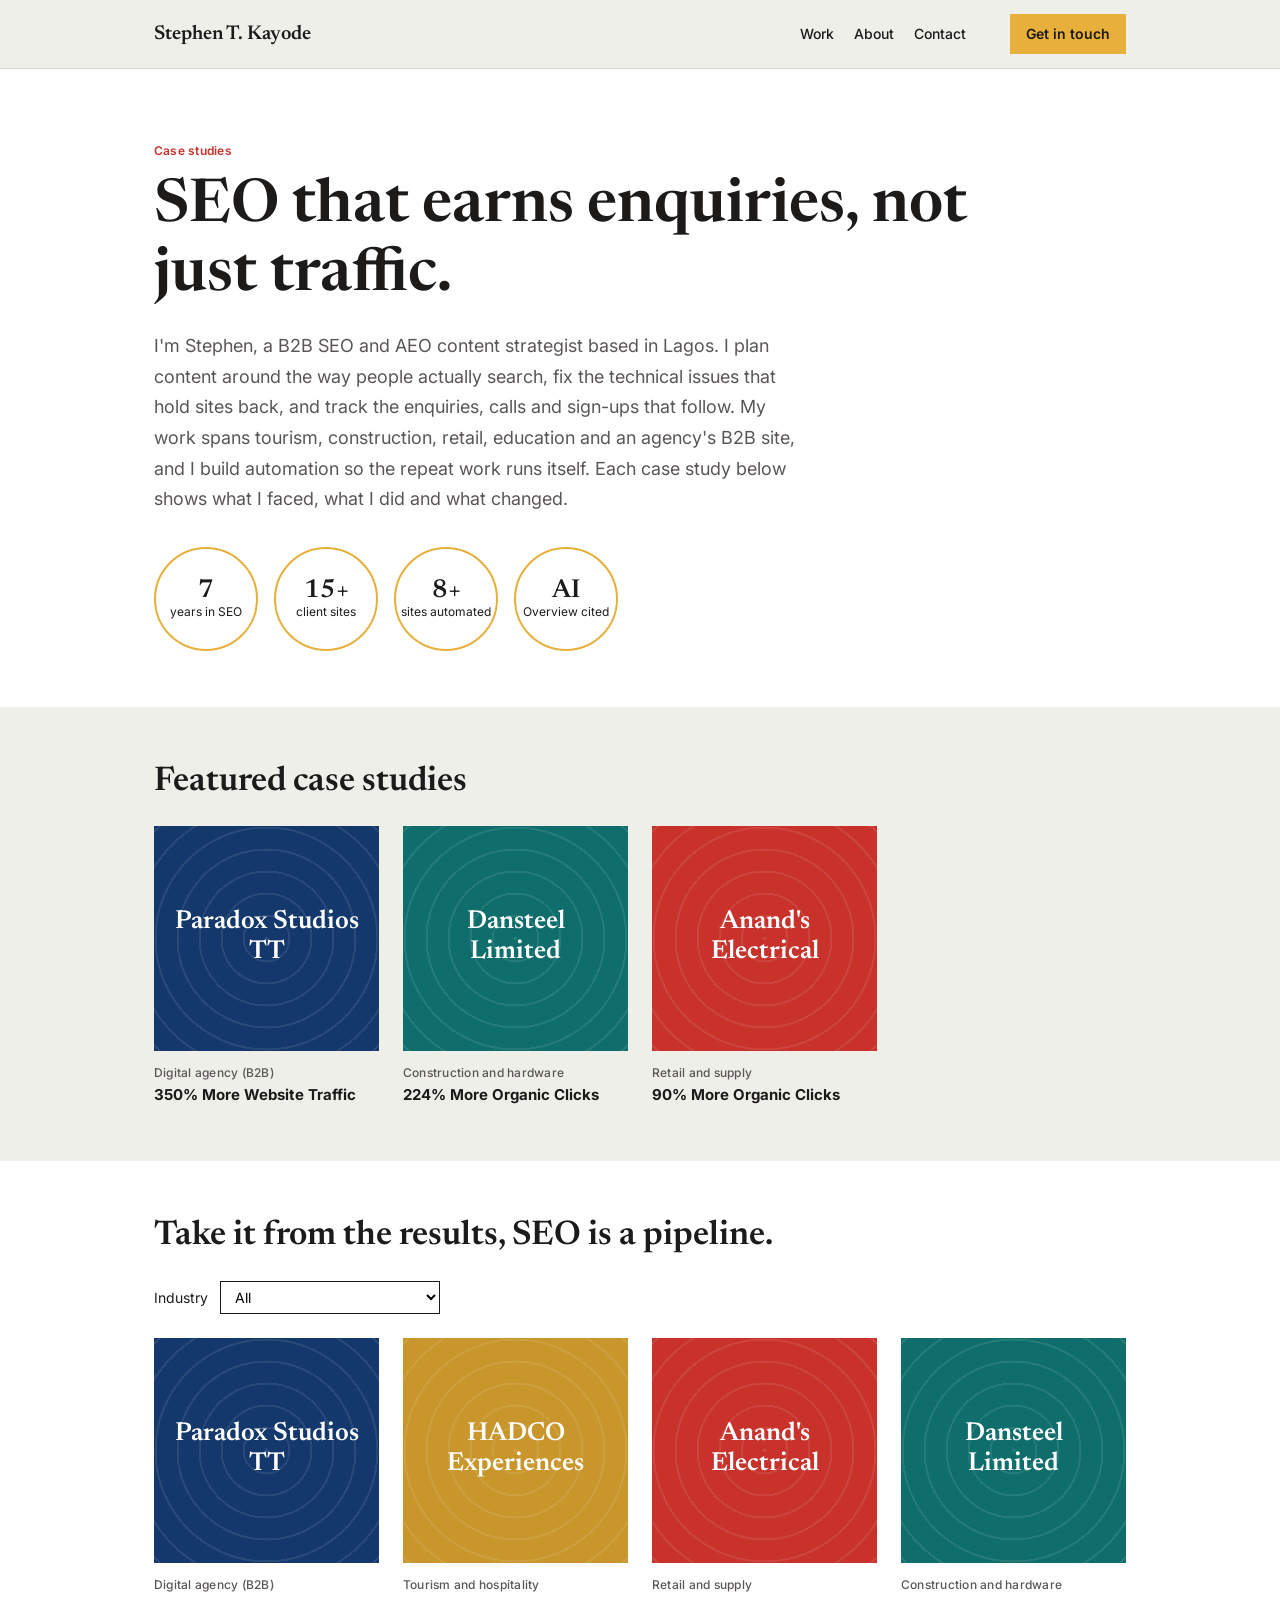
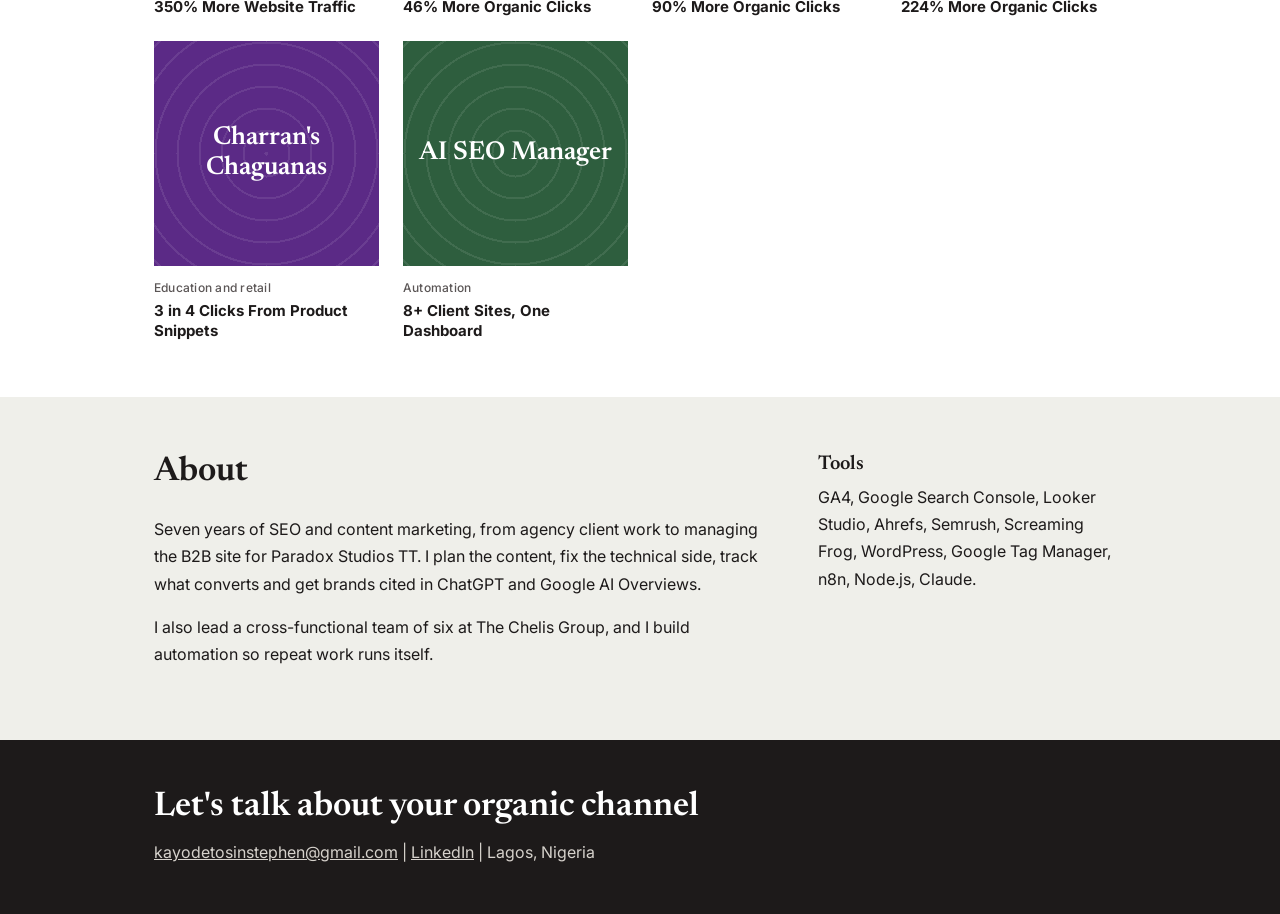
<file: index.html>
<!DOCTYPE html><html lang="en"><head><meta charset="utf-8"><meta name="viewport" content="width=device-width, initial-scale=1"><title>Stephen T. Kayode | B2B SEO and AEO Content Strategist</title><meta name="description" content="SEO case studies: organic growth, AI search citations and automation, by Stephen T. Kayode in Lagos."><link href="https://fonts.googleapis.com/css2?family=Newsreader:opsz,wght@6..72,400;6..72,600&family=Inter:wght@400;500;600&display=swap" rel="stylesheet"><style>:root{--ink:#1D1A1A;--mute:#5B5656;--band:#EFEFEA;--line:#D9D6CF;--gold:#E8B03A;--red:#C8322B}
*{box-sizing:border-box}html{scroll-behavior:smooth}
body{margin:0;color:var(--ink);background:#fff;font:400 16px/1.7 Inter,system-ui,sans-serif}
h1,h2,h3{font-family:Newsreader,Georgia,serif;font-weight:600;line-height:1.15;margin:0}
a{color:inherit}a:focus-visible,select:focus-visible{outline:3px solid var(--red);outline-offset:3px}
.w{max-width:1020px;margin:0 auto;padding:0 24px}
header{border-bottom:1px solid var(--line);background:var(--band)}
header .w{display:flex;align-items:center;gap:24px;padding-top:14px;padding-bottom:14px;flex-wrap:wrap}
.b{font:600 20px Newsreader,serif;text-decoration:none;margin-right:auto}
nav a{margin-right:20px;text-decoration:none;font-size:14px;font-weight:500}
.cta{background:var(--gold);padding:8px 16px;text-decoration:none;font-weight:600;font-size:14px}
small{display:block;font-size:12px;color:var(--red);font-weight:600;letter-spacing:.02em}
.hero{padding:72px 24px 56px}.hero h1{font-size:clamp(36px,6vw,60px);max-width:14em;margin:12px 0 20px}
.hero p{max-width:36em;color:var(--mute);font-size:18px}
.badges{display:flex;flex-wrap:wrap;gap:16px;margin-top:32px}
.badges span{width:104px;height:104px;border:2px solid var(--gold);border-radius:50%;display:grid;place-content:center;text-align:center;font-size:12px;line-height:1.3}
.badges b{font:600 26px Newsreader,serif;display:block}
section{padding:56px 0}.band{background:var(--band)}
h2{font-size:clamp(26px,3.6vw,34px);margin:0 0 24px}
.grid{display:grid;grid-template-columns:repeat(auto-fill,minmax(220px,1fr));gap:24px}
.card{text-decoration:none}
.tile{aspect-ratio:1;background:var(--c) repeating-radial-gradient(circle at 50% 50%,rgba(255,255,255,.09) 0 2px,transparent 2px 22px);color:#fff;display:grid;place-items:center;text-align:center;padding:16px;font:600 26px/1.15 Newsreader,serif;margin-bottom:12px}
.card small{color:var(--mute);font-weight:500}.card strong{display:block;font-size:15px;line-height:1.35;margin-top:2px}
.card:hover strong{text-decoration:underline}
label{font-size:14px;display:block;margin-bottom:24px}select{font:inherit;padding:6px 10px;margin-left:8px;border:1px solid var(--ink);background:#fff}
.two{display:grid;grid-template-columns:2fr 1fr;gap:48px}.two p{margin:0 0 16px}.two h3{font-size:20px;margin-bottom:8px}
.art{padding-top:40px;padding-bottom:64px;max-width:760px}
.back{font-size:14px}.art small{margin-top:32px;color:var(--red)}
.art h1{font-size:clamp(32px,5vw,48px);margin:8px 0 16px}.lead{font-size:19px;color:var(--mute)}
.art h2{margin:40px 0 12px;font-size:28px}.art ul,.art ol{padding-left:22px}.art li{margin-bottom:8px}
.stats{display:grid;grid-template-columns:repeat(auto-fit,minmax(150px,1fr));gap:0;margin:32px 0;border:1px solid var(--line);background:var(--band)}
.stats div{padding:20px;border-right:1px solid var(--line)}.stats div:last-child{border:0}
.stats b{display:block;font:600 40px/1 Newsreader,serif;color:var(--red);margin-bottom:6px}.stats span{font-size:13px;line-height:1.4;display:block}
.note{font-size:14px;color:var(--mute);border-left:3px solid var(--gold);padding-left:12px}
figure{margin:32px 0}figure img{width:100%;height:auto;border:1px solid var(--line)}figcaption{font-size:13px;color:var(--mute);margin-top:8px}
.next{display:block;margin-top:56px;padding:20px;background:var(--band);text-decoration:none}.next strong{font:600 22px Newsreader,serif}
footer{background:var(--ink);color:#fff;padding:48px 0}footer h2{margin-bottom:12px}footer p{margin:0;color:#D6D2CC}
@media(max-width:720px){.two{grid-template-columns:1fr;gap:24px}.stats div{border-right:0;border-bottom:1px solid var(--line)}}
@media(prefers-reduced-motion:reduce){html{scroll-behavior:auto}}
</style></head><body><header><div class="w"><a class="b" href="index.html">Stephen T. Kayode</a><nav><a href="index.html#work">Work</a><a href="index.html#about">About</a><a href="#contact">Contact</a></nav><a class="cta" href="mailto:kayodetosinstephen@gmail.com">Get in touch</a></div></header><main><div class="w hero"><small>Case studies</small><h1>SEO that earns enquiries, not just traffic.</h1><p>I'm Stephen, a B2B SEO and AEO content strategist based in Lagos. I plan content around the way people actually search, fix the technical issues that hold sites back, and track the enquiries, calls and sign-ups that follow. My work spans tourism, construction, retail, education and an agency's B2B site, and I build automation so the repeat work runs itself. Each case study below shows what I faced, what I did and what changed.</p>
<div class="badges"><span><b>7</b>years in SEO</span><span><b>15+</b>client sites</span><span><b>8+</b>sites automated</span><span><b>AI</b>Overview cited</span></div></div>
<section class="band"><div class="w"><h2>Featured case studies</h2><div class="grid"><a class="card" href="work/paradox-studios.html" data-i="Digital agency (B2B)"><div class="tile" style="--c:#14386B">Paradox Studios TT</div><small>Digital agency (B2B)</small><strong>350% More Website Traffic</strong></a><a class="card" href="work/dansteel.html" data-i="Construction and hardware"><div class="tile" style="--c:#0F6E6B">Dansteel Limited</div><small>Construction and hardware</small><strong>224% More Organic Clicks</strong></a><a class="card" href="work/anands-electrical.html" data-i="Retail and supply"><div class="tile" style="--c:#C8322B">Anand's Electrical</div><small>Retail and supply</small><strong>90% More Organic Clicks</strong></a></div></div></section>
<section id="work"><div class="w"><h2>Take it from the results, SEO is a pipeline.</h2><label>Industry <select id="f"><option value="">All</option><option>Automation</option><option>Construction and hardware</option><option>Digital agency (B2B)</option><option>Education and retail</option><option>Retail and supply</option><option>Tourism and hospitality</option></select></label><div class="grid" id="g"><a class="card" href="work/paradox-studios.html" data-i="Digital agency (B2B)"><div class="tile" style="--c:#14386B">Paradox Studios TT</div><small>Digital agency (B2B)</small><strong>350% More Website Traffic</strong></a><a class="card" href="work/hadco-experiences.html" data-i="Tourism and hospitality"><div class="tile" style="--c:#C9962B">HADCO Experiences</div><small>Tourism and hospitality</small><strong>46% More Organic Clicks</strong></a><a class="card" href="work/anands-electrical.html" data-i="Retail and supply"><div class="tile" style="--c:#C8322B">Anand's Electrical</div><small>Retail and supply</small><strong>90% More Organic Clicks</strong></a><a class="card" href="work/dansteel.html" data-i="Construction and hardware"><div class="tile" style="--c:#0F6E6B">Dansteel Limited</div><small>Construction and hardware</small><strong>224% More Organic Clicks</strong></a><a class="card" href="work/charrans-chaguanas.html" data-i="Education and retail"><div class="tile" style="--c:#5B2A86">Charran's Chaguanas</div><small>Education and retail</small><strong>3 in 4 Clicks From Product Snippets</strong></a><a class="card" href="work/ai-seo-manager.html" data-i="Automation"><div class="tile" style="--c:#2E5E3E">AI SEO Manager</div><small>Automation</small><strong>8+ Client Sites, One Dashboard</strong></a></div></div></section>
<section class="band" id="about"><div class="w two"><div><h2>About</h2><p>Seven years of SEO and content marketing, from agency client work to managing the B2B site for Paradox Studios TT. I plan the content, fix the technical side, track what converts and get brands cited in ChatGPT and Google AI Overviews.</p><p>I also lead a cross-functional team of six at The Chelis Group, and I build automation so repeat work runs itself.</p></div><div><h3>Tools</h3><p>GA4, Google Search Console, Looker Studio, Ahrefs, Semrush, Screaming Frog, WordPress, Google Tag Manager, n8n, Node.js, Claude.</p></div></div></section></main>
<script>var f=document.getElementById('f');f.onchange=function(){document.querySelectorAll('#g .card').forEach(function(c){c.style.display=!f.value||c.dataset.i==f.value?'':'none'})}</script><footer id="contact"><div class="w"><h2>Let's talk about your organic channel</h2><p><a href="mailto:kayodetosinstephen@gmail.com">kayodetosinstephen@gmail.com</a> | <a href="https://www.linkedin.com/in/kayode-tosin-661a2880/">LinkedIn</a> | Lagos, Nigeria</p></div></footer></body></html>
</file>
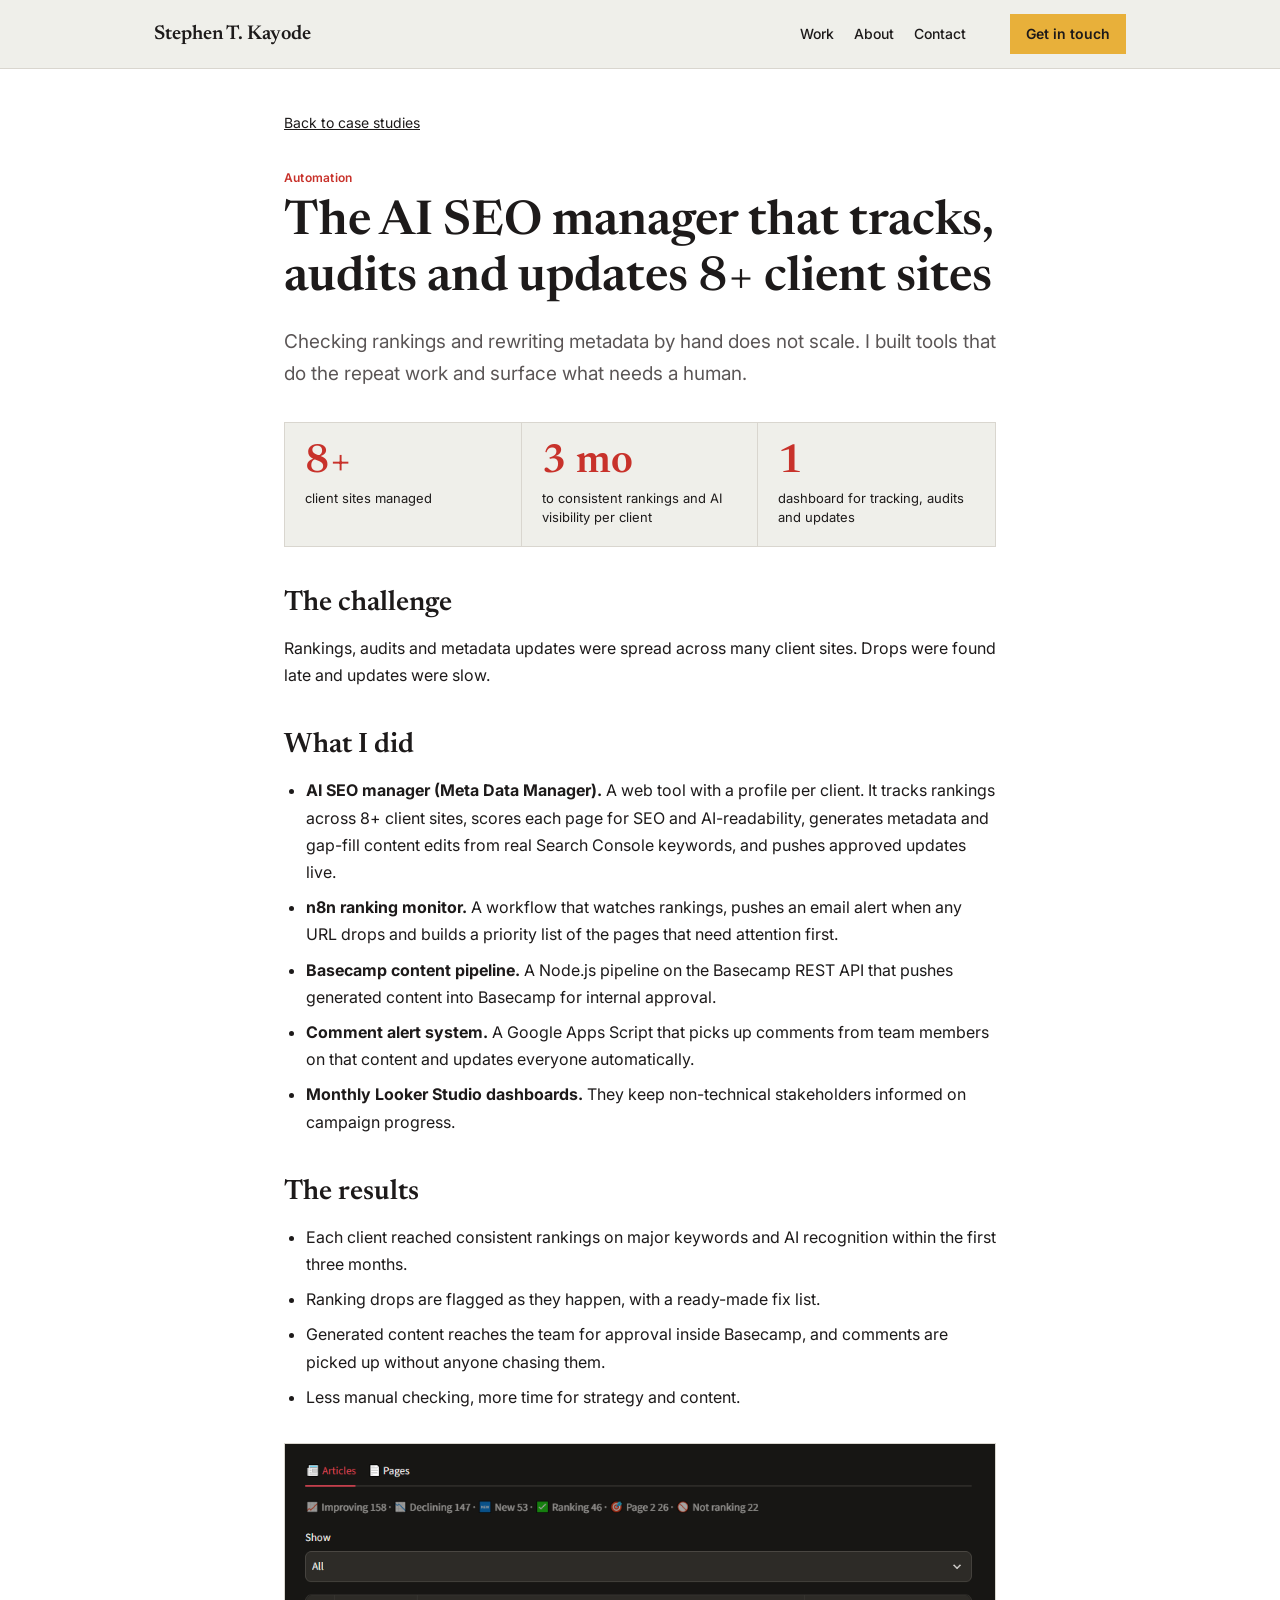
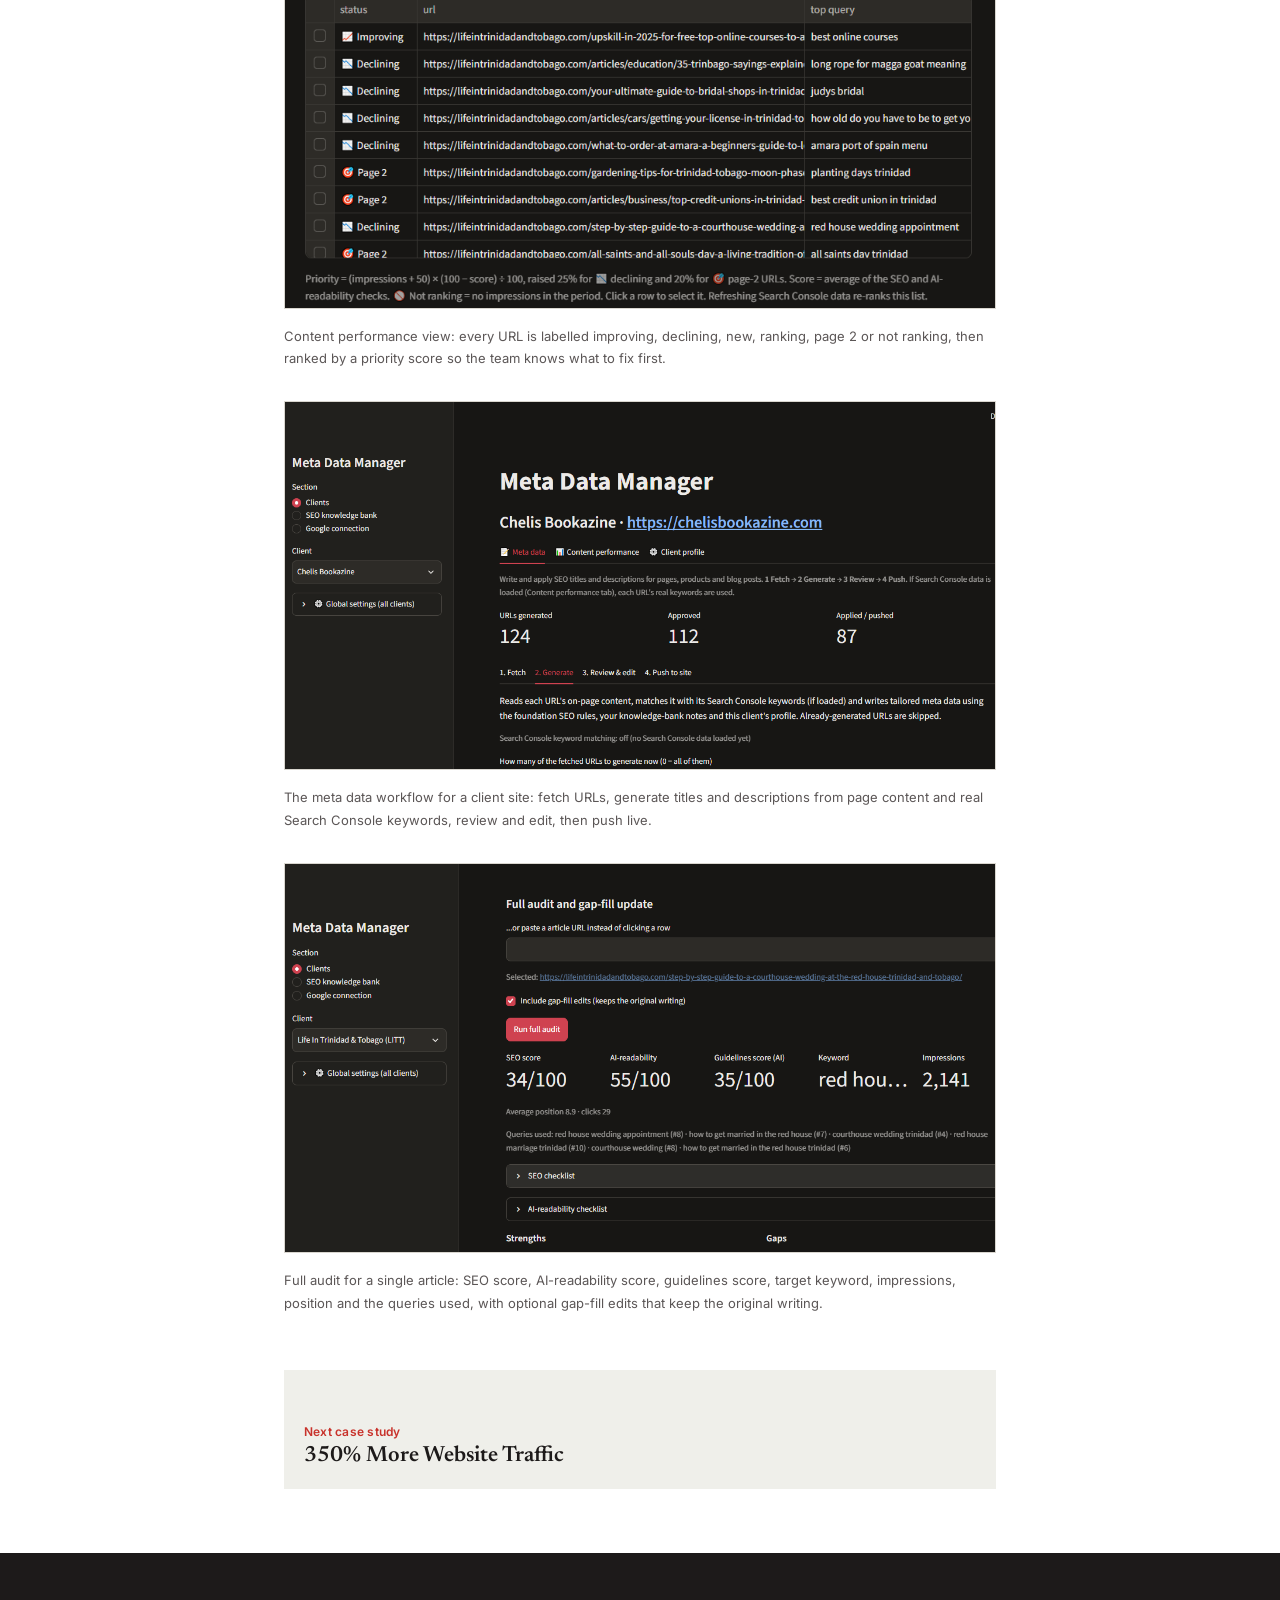
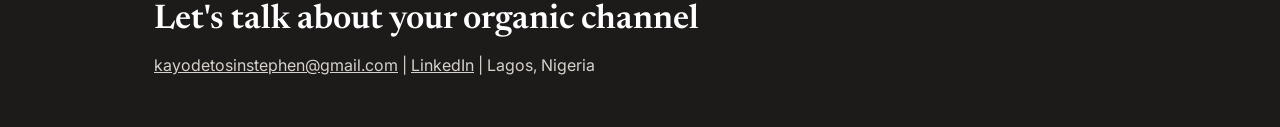
<file: work/ai-seo-manager.html>
<!DOCTYPE html><html lang="en"><head><meta charset="utf-8"><meta name="viewport" content="width=device-width, initial-scale=1"><title>AI SEO Manager case study | Stephen T. Kayode</title><meta name="description" content="The AI SEO manager that tracks, audits and updates 8+ client sites"><link href="https://fonts.googleapis.com/css2?family=Newsreader:opsz,wght@6..72,400;6..72,600&family=Inter:wght@400;500;600&display=swap" rel="stylesheet"><style>:root{--ink:#1D1A1A;--mute:#5B5656;--band:#EFEFEA;--line:#D9D6CF;--gold:#E8B03A;--red:#C8322B}
*{box-sizing:border-box}html{scroll-behavior:smooth}
body{margin:0;color:var(--ink);background:#fff;font:400 16px/1.7 Inter,system-ui,sans-serif}
h1,h2,h3{font-family:Newsreader,Georgia,serif;font-weight:600;line-height:1.15;margin:0}
a{color:inherit}a:focus-visible,select:focus-visible{outline:3px solid var(--red);outline-offset:3px}
.w{max-width:1020px;margin:0 auto;padding:0 24px}
header{border-bottom:1px solid var(--line);background:var(--band)}
header .w{display:flex;align-items:center;gap:24px;padding-top:14px;padding-bottom:14px;flex-wrap:wrap}
.b{font:600 20px Newsreader,serif;text-decoration:none;margin-right:auto}
nav a{margin-right:20px;text-decoration:none;font-size:14px;font-weight:500}
.cta{background:var(--gold);padding:8px 16px;text-decoration:none;font-weight:600;font-size:14px}
small{display:block;font-size:12px;color:var(--red);font-weight:600;letter-spacing:.02em}
.hero{padding:72px 24px 56px}.hero h1{font-size:clamp(36px,6vw,60px);max-width:14em;margin:12px 0 20px}
.hero p{max-width:36em;color:var(--mute);font-size:18px}
.badges{display:flex;flex-wrap:wrap;gap:16px;margin-top:32px}
.badges span{width:104px;height:104px;border:2px solid var(--gold);border-radius:50%;display:grid;place-content:center;text-align:center;font-size:12px;line-height:1.3}
.badges b{font:600 26px Newsreader,serif;display:block}
section{padding:56px 0}.band{background:var(--band)}
h2{font-size:clamp(26px,3.6vw,34px);margin:0 0 24px}
.grid{display:grid;grid-template-columns:repeat(auto-fill,minmax(220px,1fr));gap:24px}
.card{text-decoration:none}
.tile{aspect-ratio:1;background:var(--c) repeating-radial-gradient(circle at 50% 50%,rgba(255,255,255,.09) 0 2px,transparent 2px 22px);color:#fff;display:grid;place-items:center;text-align:center;padding:16px;font:600 26px/1.15 Newsreader,serif;margin-bottom:12px}
.card small{color:var(--mute);font-weight:500}.card strong{display:block;font-size:15px;line-height:1.35;margin-top:2px}
.card:hover strong{text-decoration:underline}
label{font-size:14px;display:block;margin-bottom:24px}select{font:inherit;padding:6px 10px;margin-left:8px;border:1px solid var(--ink);background:#fff}
.two{display:grid;grid-template-columns:2fr 1fr;gap:48px}.two p{margin:0 0 16px}.two h3{font-size:20px;margin-bottom:8px}
.art{padding-top:40px;padding-bottom:64px;max-width:760px}
.back{font-size:14px}.art small{margin-top:32px;color:var(--red)}
.art h1{font-size:clamp(32px,5vw,48px);margin:8px 0 16px}.lead{font-size:19px;color:var(--mute)}
.art h2{margin:40px 0 12px;font-size:28px}.art ul,.art ol{padding-left:22px}.art li{margin-bottom:8px}
.stats{display:grid;grid-template-columns:repeat(auto-fit,minmax(150px,1fr));gap:0;margin:32px 0;border:1px solid var(--line);background:var(--band)}
.stats div{padding:20px;border-right:1px solid var(--line)}.stats div:last-child{border:0}
.stats b{display:block;font:600 40px/1 Newsreader,serif;color:var(--red);margin-bottom:6px}.stats span{font-size:13px;line-height:1.4;display:block}
.note{font-size:14px;color:var(--mute);border-left:3px solid var(--gold);padding-left:12px}
figure{margin:32px 0}figure img{width:100%;height:auto;border:1px solid var(--line)}figcaption{font-size:13px;color:var(--mute);margin-top:8px}
.next{display:block;margin-top:56px;padding:20px;background:var(--band);text-decoration:none}.next strong{font:600 22px Newsreader,serif}
footer{background:var(--ink);color:#fff;padding:48px 0}footer h2{margin-bottom:12px}footer p{margin:0;color:#D6D2CC}
@media(max-width:720px){.two{grid-template-columns:1fr;gap:24px}.stats div{border-right:0;border-bottom:1px solid var(--line)}}
@media(prefers-reduced-motion:reduce){html{scroll-behavior:auto}}
</style></head><body><header><div class="w"><a class="b" href="../index.html">Stephen T. Kayode</a><nav><a href="../index.html#work">Work</a><a href="../index.html#about">About</a><a href="#contact">Contact</a></nav><a class="cta" href="mailto:kayodetosinstephen@gmail.com">Get in touch</a></div></header><main><div class="w art"><a class="back" href="../index.html#work">Back to case studies</a><small>Automation</small><h1>The AI SEO manager that tracks, audits and updates 8+ client sites</h1><p class="lead">Checking rankings and rewriting metadata by hand does not scale. I built tools that do the repeat work and surface what needs a human.</p><div class="stats"><div><b>8+</b><span>client sites managed</span></div><div><b>3 mo</b><span>to consistent rankings and AI visibility per client</span></div><div><b>1</b><span>dashboard for tracking, audits and updates</span></div></div><h2>The challenge</h2><p>Rankings, audits and metadata updates were spread across many client sites. Drops were found late and updates were slow.</p><h2>What I did</h2><ul><li><b>AI SEO manager (Meta Data Manager).</b> A web tool with a profile per client. It tracks rankings across 8+ client sites, scores each page for SEO and AI-readability, generates metadata and gap-fill content edits from real Search Console keywords, and pushes approved updates live.</li><li><b>n8n ranking monitor.</b> A workflow that watches rankings, pushes an email alert when any URL drops and builds a priority list of the pages that need attention first.</li><li><b>Basecamp content pipeline.</b> A Node.js pipeline on the Basecamp REST API that pushes generated content into Basecamp for internal approval.</li><li><b>Comment alert system.</b> A Google Apps Script that picks up comments from team members on that content and updates everyone automatically.</li><li><b>Monthly Looker Studio dashboards.</b> They keep non-technical stakeholders informed on campaign progress.</li></ul><h2>The results</h2><ul><li>Each client reached consistent rankings on major keywords and AI recognition within the first three months.</li><li>Ranking drops are flagged as they happen, with a ready-made fix list.</li><li>Generated content reaches the team for approval inside Basecamp, and comments are picked up without anyone chasing them.</li><li>Less manual checking, more time for strategy and content.</li></ul><figure><img src="../img/ai-seo-manager-1.png" alt="Content performance list ranking URLs by priority with status labels" loading="lazy" onerror="this.closest('figure').remove()"><figcaption>Content performance view: every URL is labelled improving, declining, new, ranking, page 2 or not ranking, then ranked by a priority score so the team knows what to fix first.</figcaption></figure><figure><img src="../img/ai-seo-manager-2.png" alt="Four-step meta data workflow: fetch, generate, review and edit, push to site" loading="lazy" onerror="this.closest('figure').remove()"><figcaption>The meta data workflow for a client site: fetch URLs, generate titles and descriptions from page content and real Search Console keywords, review and edit, then push live.</figcaption></figure><figure><img src="../img/ai-seo-manager-3.png" alt="Full audit screen showing SEO score, AI-readability score and keyword data for an article" loading="lazy" onerror="this.closest('figure').remove()"><figcaption>Full audit for a single article: SEO score, AI-readability score, guidelines score, target keyword, impressions, position and the queries used, with optional gap-fill edits that keep the original writing.</figcaption></figure><a class="next" href="paradox-studios.html"><small>Next case study</small><strong>350% More Website Traffic</strong></a></div></main><footer id="contact"><div class="w"><h2>Let's talk about your organic channel</h2><p><a href="mailto:kayodetosinstephen@gmail.com">kayodetosinstephen@gmail.com</a> | <a href="https://www.linkedin.com/in/kayode-tosin-661a2880/">LinkedIn</a> | Lagos, Nigeria</p></div></footer></body></html>
</file>
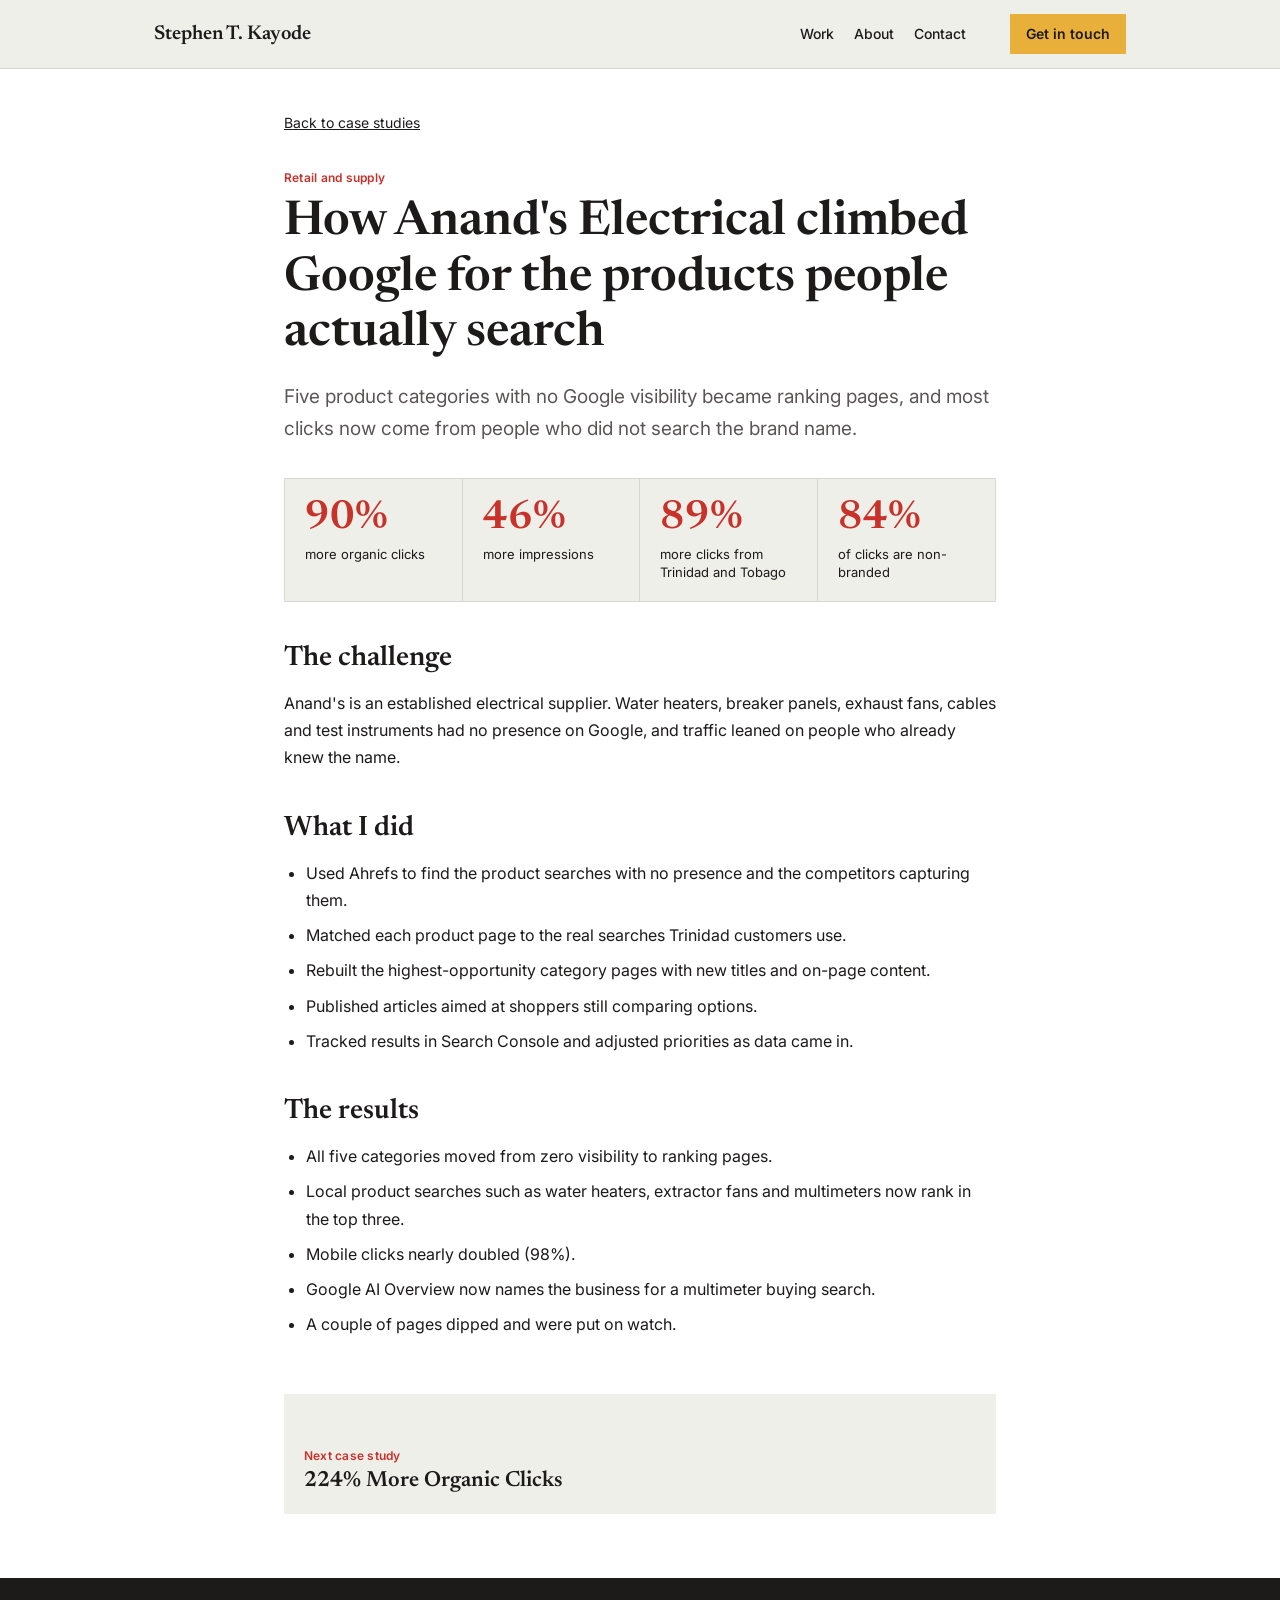
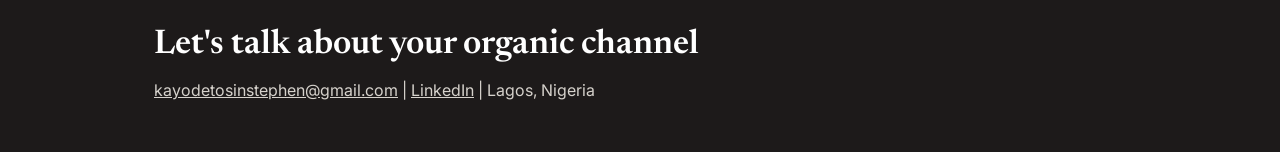
<file: work/anands-electrical.html>
<!DOCTYPE html><html lang="en"><head><meta charset="utf-8"><meta name="viewport" content="width=device-width, initial-scale=1"><title>Anand's Electrical case study | Stephen T. Kayode</title><meta name="description" content="How Anand's Electrical climbed Google for the products people actually search"><link href="https://fonts.googleapis.com/css2?family=Newsreader:opsz,wght@6..72,400;6..72,600&family=Inter:wght@400;500;600&display=swap" rel="stylesheet"><style>:root{--ink:#1D1A1A;--mute:#5B5656;--band:#EFEFEA;--line:#D9D6CF;--gold:#E8B03A;--red:#C8322B}
*{box-sizing:border-box}html{scroll-behavior:smooth}
body{margin:0;color:var(--ink);background:#fff;font:400 16px/1.7 Inter,system-ui,sans-serif}
h1,h2,h3{font-family:Newsreader,Georgia,serif;font-weight:600;line-height:1.15;margin:0}
a{color:inherit}a:focus-visible,select:focus-visible{outline:3px solid var(--red);outline-offset:3px}
.w{max-width:1020px;margin:0 auto;padding:0 24px}
header{border-bottom:1px solid var(--line);background:var(--band)}
header .w{display:flex;align-items:center;gap:24px;padding-top:14px;padding-bottom:14px;flex-wrap:wrap}
.b{font:600 20px Newsreader,serif;text-decoration:none;margin-right:auto}
nav a{margin-right:20px;text-decoration:none;font-size:14px;font-weight:500}
.cta{background:var(--gold);padding:8px 16px;text-decoration:none;font-weight:600;font-size:14px}
small{display:block;font-size:12px;color:var(--red);font-weight:600;letter-spacing:.02em}
.hero{padding:72px 24px 56px}.hero h1{font-size:clamp(36px,6vw,60px);max-width:14em;margin:12px 0 20px}
.hero p{max-width:36em;color:var(--mute);font-size:18px}
.badges{display:flex;flex-wrap:wrap;gap:16px;margin-top:32px}
.badges span{width:104px;height:104px;border:2px solid var(--gold);border-radius:50%;display:grid;place-content:center;text-align:center;font-size:12px;line-height:1.3}
.badges b{font:600 26px Newsreader,serif;display:block}
section{padding:56px 0}.band{background:var(--band)}
h2{font-size:clamp(26px,3.6vw,34px);margin:0 0 24px}
.grid{display:grid;grid-template-columns:repeat(auto-fill,minmax(220px,1fr));gap:24px}
.card{text-decoration:none}
.tile{aspect-ratio:1;background:var(--c) repeating-radial-gradient(circle at 50% 50%,rgba(255,255,255,.09) 0 2px,transparent 2px 22px);color:#fff;display:grid;place-items:center;text-align:center;padding:16px;font:600 26px/1.15 Newsreader,serif;margin-bottom:12px}
.card small{color:var(--mute);font-weight:500}.card strong{display:block;font-size:15px;line-height:1.35;margin-top:2px}
.card:hover strong{text-decoration:underline}
label{font-size:14px;display:block;margin-bottom:24px}select{font:inherit;padding:6px 10px;margin-left:8px;border:1px solid var(--ink);background:#fff}
.two{display:grid;grid-template-columns:2fr 1fr;gap:48px}.two p{margin:0 0 16px}.two h3{font-size:20px;margin-bottom:8px}
.art{padding-top:40px;padding-bottom:64px;max-width:760px}
.back{font-size:14px}.art small{margin-top:32px;color:var(--red)}
.art h1{font-size:clamp(32px,5vw,48px);margin:8px 0 16px}.lead{font-size:19px;color:var(--mute)}
.art h2{margin:40px 0 12px;font-size:28px}.art ul,.art ol{padding-left:22px}.art li{margin-bottom:8px}
.stats{display:grid;grid-template-columns:repeat(auto-fit,minmax(150px,1fr));gap:0;margin:32px 0;border:1px solid var(--line);background:var(--band)}
.stats div{padding:20px;border-right:1px solid var(--line)}.stats div:last-child{border:0}
.stats b{display:block;font:600 40px/1 Newsreader,serif;color:var(--red);margin-bottom:6px}.stats span{font-size:13px;line-height:1.4;display:block}
.note{font-size:14px;color:var(--mute);border-left:3px solid var(--gold);padding-left:12px}
figure{margin:32px 0}figure img{width:100%;height:auto;border:1px solid var(--line)}figcaption{font-size:13px;color:var(--mute);margin-top:8px}
.next{display:block;margin-top:56px;padding:20px;background:var(--band);text-decoration:none}.next strong{font:600 22px Newsreader,serif}
footer{background:var(--ink);color:#fff;padding:48px 0}footer h2{margin-bottom:12px}footer p{margin:0;color:#D6D2CC}
@media(max-width:720px){.two{grid-template-columns:1fr;gap:24px}.stats div{border-right:0;border-bottom:1px solid var(--line)}}
@media(prefers-reduced-motion:reduce){html{scroll-behavior:auto}}
</style></head><body><header><div class="w"><a class="b" href="../index.html">Stephen T. Kayode</a><nav><a href="../index.html#work">Work</a><a href="../index.html#about">About</a><a href="#contact">Contact</a></nav><a class="cta" href="mailto:kayodetosinstephen@gmail.com">Get in touch</a></div></header><main><div class="w art"><a class="back" href="../index.html#work">Back to case studies</a><small>Retail and supply</small><h1>How Anand's Electrical climbed Google for the products people actually search</h1><p class="lead">Five product categories with no Google visibility became ranking pages, and most clicks now come from people who did not search the brand name.</p><div class="stats"><div><b>90%</b><span>more organic clicks</span></div><div><b>46%</b><span>more impressions</span></div><div><b>89%</b><span>more clicks from Trinidad and Tobago</span></div><div><b>84%</b><span>of clicks are non-branded</span></div></div><h2>The challenge</h2><p>Anand's is an established electrical supplier. Water heaters, breaker panels, exhaust fans, cables and test instruments had no presence on Google, and traffic leaned on people who already knew the name.</p><h2>What I did</h2><ul><li>Used Ahrefs to find the product searches with no presence and the competitors capturing them.</li><li>Matched each product page to the real searches Trinidad customers use.</li><li>Rebuilt the highest-opportunity category pages with new titles and on-page content.</li><li>Published articles aimed at shoppers still comparing options.</li><li>Tracked results in Search Console and adjusted priorities as data came in.</li></ul><h2>The results</h2><ul><li>All five categories moved from zero visibility to ranking pages.</li><li>Local product searches such as water heaters, extractor fans and multimeters now rank in the top three.</li><li>Mobile clicks nearly doubled (98%).</li><li>Google AI Overview now names the business for a multimeter buying search.</li><li>A couple of pages dipped and were put on watch.</li></ul><a class="next" href="dansteel.html"><small>Next case study</small><strong>224% More Organic Clicks</strong></a></div></main><footer id="contact"><div class="w"><h2>Let's talk about your organic channel</h2><p><a href="mailto:kayodetosinstephen@gmail.com">kayodetosinstephen@gmail.com</a> | <a href="https://www.linkedin.com/in/kayode-tosin-661a2880/">LinkedIn</a> | Lagos, Nigeria</p></div></footer></body></html>
</file>
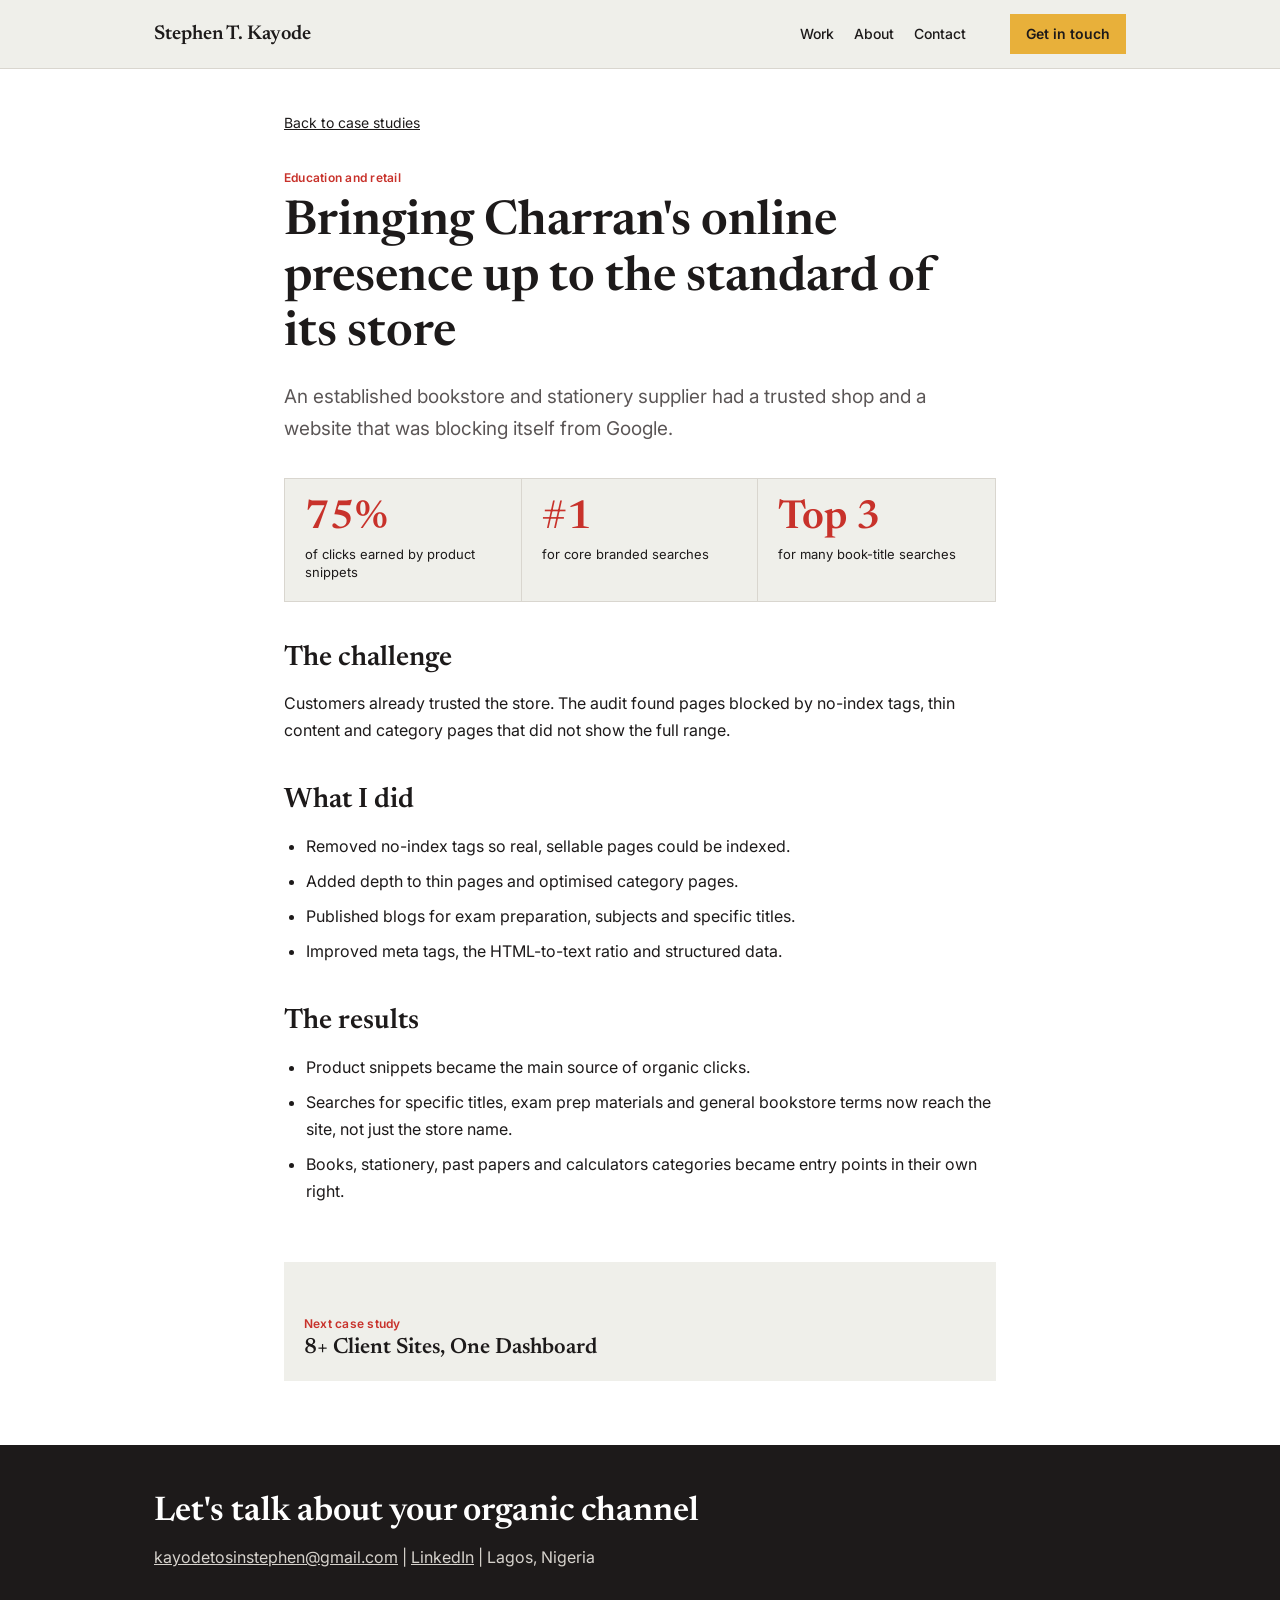
<file: work/charrans-chaguanas.html>
<!DOCTYPE html><html lang="en"><head><meta charset="utf-8"><meta name="viewport" content="width=device-width, initial-scale=1"><title>Charran's Chaguanas case study | Stephen T. Kayode</title><meta name="description" content="Bringing Charran's online presence up to the standard of its store"><link href="https://fonts.googleapis.com/css2?family=Newsreader:opsz,wght@6..72,400;6..72,600&family=Inter:wght@400;500;600&display=swap" rel="stylesheet"><style>:root{--ink:#1D1A1A;--mute:#5B5656;--band:#EFEFEA;--line:#D9D6CF;--gold:#E8B03A;--red:#C8322B}
*{box-sizing:border-box}html{scroll-behavior:smooth}
body{margin:0;color:var(--ink);background:#fff;font:400 16px/1.7 Inter,system-ui,sans-serif}
h1,h2,h3{font-family:Newsreader,Georgia,serif;font-weight:600;line-height:1.15;margin:0}
a{color:inherit}a:focus-visible,select:focus-visible{outline:3px solid var(--red);outline-offset:3px}
.w{max-width:1020px;margin:0 auto;padding:0 24px}
header{border-bottom:1px solid var(--line);background:var(--band)}
header .w{display:flex;align-items:center;gap:24px;padding-top:14px;padding-bottom:14px;flex-wrap:wrap}
.b{font:600 20px Newsreader,serif;text-decoration:none;margin-right:auto}
nav a{margin-right:20px;text-decoration:none;font-size:14px;font-weight:500}
.cta{background:var(--gold);padding:8px 16px;text-decoration:none;font-weight:600;font-size:14px}
small{display:block;font-size:12px;color:var(--red);font-weight:600;letter-spacing:.02em}
.hero{padding:72px 24px 56px}.hero h1{font-size:clamp(36px,6vw,60px);max-width:14em;margin:12px 0 20px}
.hero p{max-width:36em;color:var(--mute);font-size:18px}
.badges{display:flex;flex-wrap:wrap;gap:16px;margin-top:32px}
.badges span{width:104px;height:104px;border:2px solid var(--gold);border-radius:50%;display:grid;place-content:center;text-align:center;font-size:12px;line-height:1.3}
.badges b{font:600 26px Newsreader,serif;display:block}
section{padding:56px 0}.band{background:var(--band)}
h2{font-size:clamp(26px,3.6vw,34px);margin:0 0 24px}
.grid{display:grid;grid-template-columns:repeat(auto-fill,minmax(220px,1fr));gap:24px}
.card{text-decoration:none}
.tile{aspect-ratio:1;background:var(--c) repeating-radial-gradient(circle at 50% 50%,rgba(255,255,255,.09) 0 2px,transparent 2px 22px);color:#fff;display:grid;place-items:center;text-align:center;padding:16px;font:600 26px/1.15 Newsreader,serif;margin-bottom:12px}
.card small{color:var(--mute);font-weight:500}.card strong{display:block;font-size:15px;line-height:1.35;margin-top:2px}
.card:hover strong{text-decoration:underline}
label{font-size:14px;display:block;margin-bottom:24px}select{font:inherit;padding:6px 10px;margin-left:8px;border:1px solid var(--ink);background:#fff}
.two{display:grid;grid-template-columns:2fr 1fr;gap:48px}.two p{margin:0 0 16px}.two h3{font-size:20px;margin-bottom:8px}
.art{padding-top:40px;padding-bottom:64px;max-width:760px}
.back{font-size:14px}.art small{margin-top:32px;color:var(--red)}
.art h1{font-size:clamp(32px,5vw,48px);margin:8px 0 16px}.lead{font-size:19px;color:var(--mute)}
.art h2{margin:40px 0 12px;font-size:28px}.art ul,.art ol{padding-left:22px}.art li{margin-bottom:8px}
.stats{display:grid;grid-template-columns:repeat(auto-fit,minmax(150px,1fr));gap:0;margin:32px 0;border:1px solid var(--line);background:var(--band)}
.stats div{padding:20px;border-right:1px solid var(--line)}.stats div:last-child{border:0}
.stats b{display:block;font:600 40px/1 Newsreader,serif;color:var(--red);margin-bottom:6px}.stats span{font-size:13px;line-height:1.4;display:block}
.note{font-size:14px;color:var(--mute);border-left:3px solid var(--gold);padding-left:12px}
figure{margin:32px 0}figure img{width:100%;height:auto;border:1px solid var(--line)}figcaption{font-size:13px;color:var(--mute);margin-top:8px}
.next{display:block;margin-top:56px;padding:20px;background:var(--band);text-decoration:none}.next strong{font:600 22px Newsreader,serif}
footer{background:var(--ink);color:#fff;padding:48px 0}footer h2{margin-bottom:12px}footer p{margin:0;color:#D6D2CC}
@media(max-width:720px){.two{grid-template-columns:1fr;gap:24px}.stats div{border-right:0;border-bottom:1px solid var(--line)}}
@media(prefers-reduced-motion:reduce){html{scroll-behavior:auto}}
</style></head><body><header><div class="w"><a class="b" href="../index.html">Stephen T. Kayode</a><nav><a href="../index.html#work">Work</a><a href="../index.html#about">About</a><a href="#contact">Contact</a></nav><a class="cta" href="mailto:kayodetosinstephen@gmail.com">Get in touch</a></div></header><main><div class="w art"><a class="back" href="../index.html#work">Back to case studies</a><small>Education and retail</small><h1>Bringing Charran's online presence up to the standard of its store</h1><p class="lead">An established bookstore and stationery supplier had a trusted shop and a website that was blocking itself from Google.</p><div class="stats"><div><b>75%</b><span>of clicks earned by product snippets</span></div><div><b>#1</b><span>for core branded searches</span></div><div><b>Top 3</b><span>for many book-title searches</span></div></div><h2>The challenge</h2><p>Customers already trusted the store. The audit found pages blocked by no-index tags, thin content and category pages that did not show the full range.</p><h2>What I did</h2><ul><li>Removed no-index tags so real, sellable pages could be indexed.</li><li>Added depth to thin pages and optimised category pages.</li><li>Published blogs for exam preparation, subjects and specific titles.</li><li>Improved meta tags, the HTML-to-text ratio and structured data.</li></ul><h2>The results</h2><ul><li>Product snippets became the main source of organic clicks.</li><li>Searches for specific titles, exam prep materials and general bookstore terms now reach the site, not just the store name.</li><li>Books, stationery, past papers and calculators categories became entry points in their own right.</li></ul><a class="next" href="ai-seo-manager.html"><small>Next case study</small><strong>8+ Client Sites, One Dashboard</strong></a></div></main><footer id="contact"><div class="w"><h2>Let's talk about your organic channel</h2><p><a href="mailto:kayodetosinstephen@gmail.com">kayodetosinstephen@gmail.com</a> | <a href="https://www.linkedin.com/in/kayode-tosin-661a2880/">LinkedIn</a> | Lagos, Nigeria</p></div></footer></body></html>
</file>
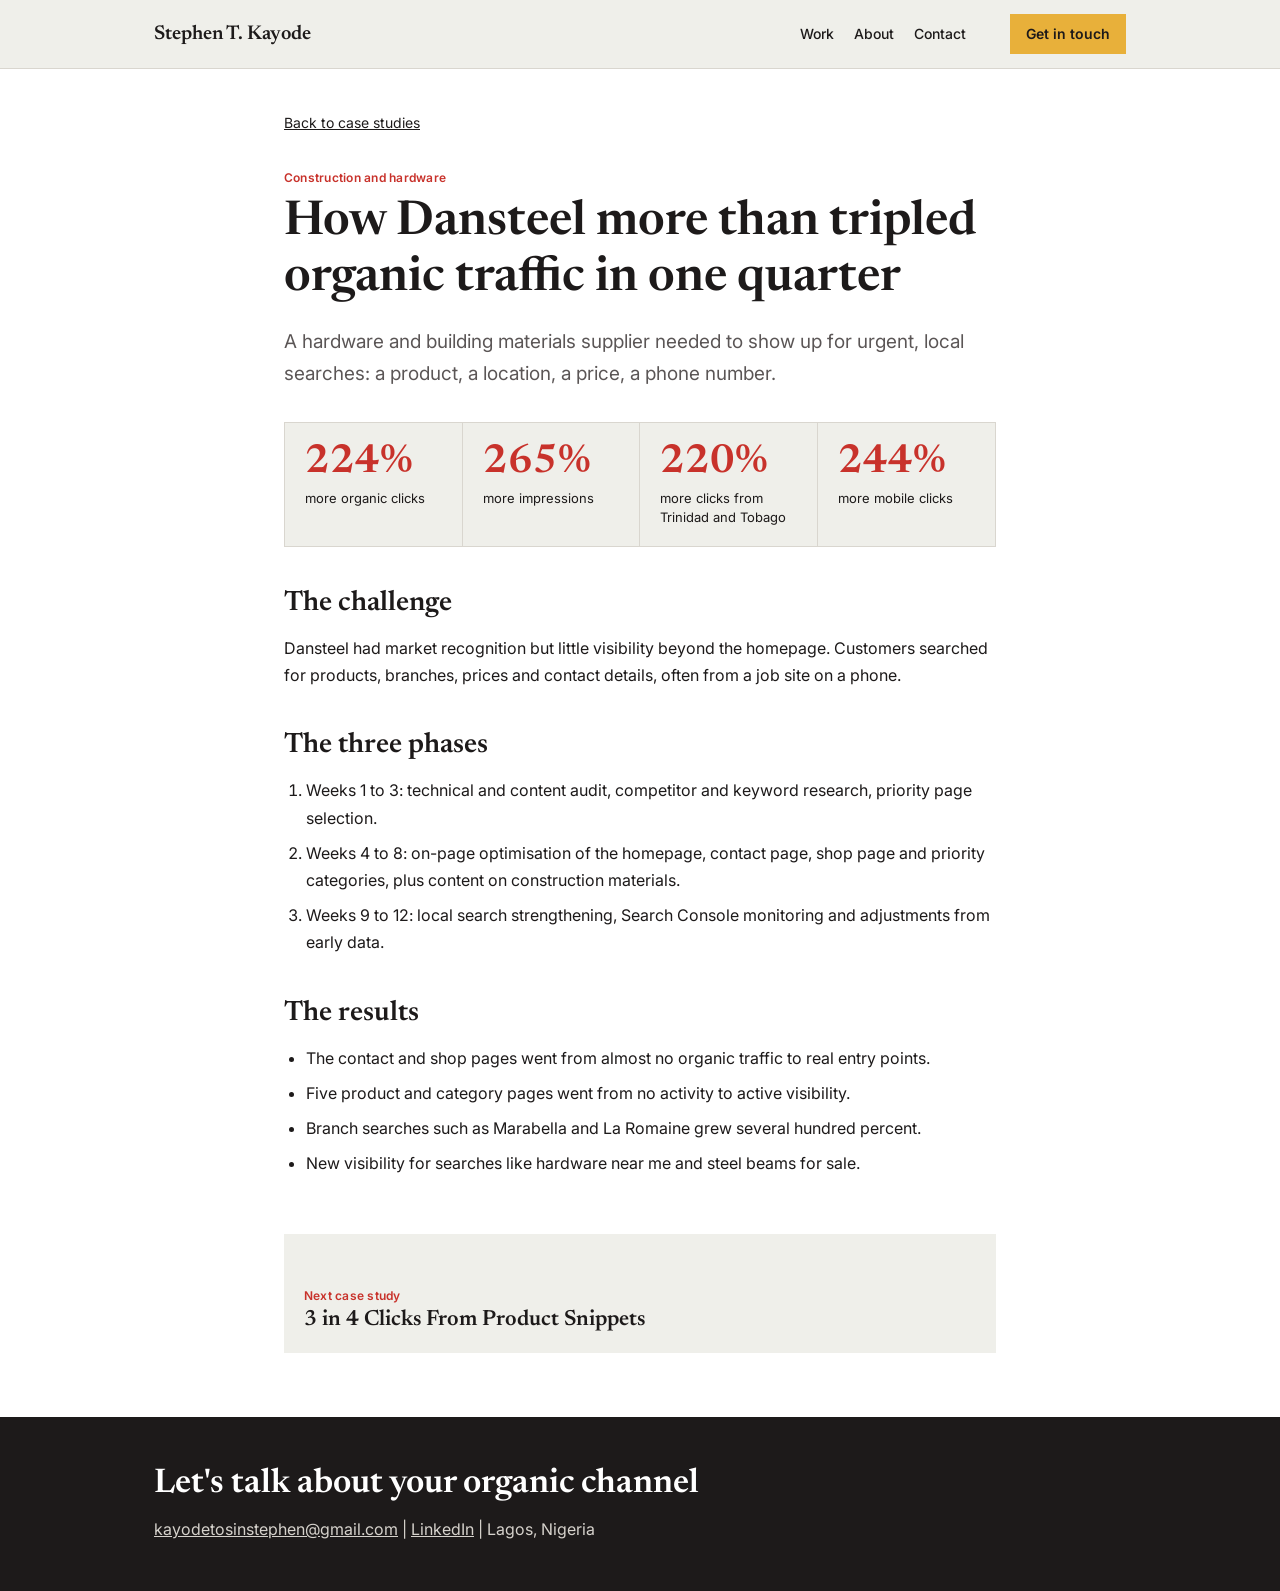
<file: work/dansteel.html>
<!DOCTYPE html><html lang="en"><head><meta charset="utf-8"><meta name="viewport" content="width=device-width, initial-scale=1"><title>Dansteel Limited case study | Stephen T. Kayode</title><meta name="description" content="How Dansteel more than tripled organic traffic in one quarter"><link href="https://fonts.googleapis.com/css2?family=Newsreader:opsz,wght@6..72,400;6..72,600&family=Inter:wght@400;500;600&display=swap" rel="stylesheet"><style>:root{--ink:#1D1A1A;--mute:#5B5656;--band:#EFEFEA;--line:#D9D6CF;--gold:#E8B03A;--red:#C8322B}
*{box-sizing:border-box}html{scroll-behavior:smooth}
body{margin:0;color:var(--ink);background:#fff;font:400 16px/1.7 Inter,system-ui,sans-serif}
h1,h2,h3{font-family:Newsreader,Georgia,serif;font-weight:600;line-height:1.15;margin:0}
a{color:inherit}a:focus-visible,select:focus-visible{outline:3px solid var(--red);outline-offset:3px}
.w{max-width:1020px;margin:0 auto;padding:0 24px}
header{border-bottom:1px solid var(--line);background:var(--band)}
header .w{display:flex;align-items:center;gap:24px;padding-top:14px;padding-bottom:14px;flex-wrap:wrap}
.b{font:600 20px Newsreader,serif;text-decoration:none;margin-right:auto}
nav a{margin-right:20px;text-decoration:none;font-size:14px;font-weight:500}
.cta{background:var(--gold);padding:8px 16px;text-decoration:none;font-weight:600;font-size:14px}
small{display:block;font-size:12px;color:var(--red);font-weight:600;letter-spacing:.02em}
.hero{padding:72px 24px 56px}.hero h1{font-size:clamp(36px,6vw,60px);max-width:14em;margin:12px 0 20px}
.hero p{max-width:36em;color:var(--mute);font-size:18px}
.badges{display:flex;flex-wrap:wrap;gap:16px;margin-top:32px}
.badges span{width:104px;height:104px;border:2px solid var(--gold);border-radius:50%;display:grid;place-content:center;text-align:center;font-size:12px;line-height:1.3}
.badges b{font:600 26px Newsreader,serif;display:block}
section{padding:56px 0}.band{background:var(--band)}
h2{font-size:clamp(26px,3.6vw,34px);margin:0 0 24px}
.grid{display:grid;grid-template-columns:repeat(auto-fill,minmax(220px,1fr));gap:24px}
.card{text-decoration:none}
.tile{aspect-ratio:1;background:var(--c) repeating-radial-gradient(circle at 50% 50%,rgba(255,255,255,.09) 0 2px,transparent 2px 22px);color:#fff;display:grid;place-items:center;text-align:center;padding:16px;font:600 26px/1.15 Newsreader,serif;margin-bottom:12px}
.card small{color:var(--mute);font-weight:500}.card strong{display:block;font-size:15px;line-height:1.35;margin-top:2px}
.card:hover strong{text-decoration:underline}
label{font-size:14px;display:block;margin-bottom:24px}select{font:inherit;padding:6px 10px;margin-left:8px;border:1px solid var(--ink);background:#fff}
.two{display:grid;grid-template-columns:2fr 1fr;gap:48px}.two p{margin:0 0 16px}.two h3{font-size:20px;margin-bottom:8px}
.art{padding-top:40px;padding-bottom:64px;max-width:760px}
.back{font-size:14px}.art small{margin-top:32px;color:var(--red)}
.art h1{font-size:clamp(32px,5vw,48px);margin:8px 0 16px}.lead{font-size:19px;color:var(--mute)}
.art h2{margin:40px 0 12px;font-size:28px}.art ul,.art ol{padding-left:22px}.art li{margin-bottom:8px}
.stats{display:grid;grid-template-columns:repeat(auto-fit,minmax(150px,1fr));gap:0;margin:32px 0;border:1px solid var(--line);background:var(--band)}
.stats div{padding:20px;border-right:1px solid var(--line)}.stats div:last-child{border:0}
.stats b{display:block;font:600 40px/1 Newsreader,serif;color:var(--red);margin-bottom:6px}.stats span{font-size:13px;line-height:1.4;display:block}
.note{font-size:14px;color:var(--mute);border-left:3px solid var(--gold);padding-left:12px}
figure{margin:32px 0}figure img{width:100%;height:auto;border:1px solid var(--line)}figcaption{font-size:13px;color:var(--mute);margin-top:8px}
.next{display:block;margin-top:56px;padding:20px;background:var(--band);text-decoration:none}.next strong{font:600 22px Newsreader,serif}
footer{background:var(--ink);color:#fff;padding:48px 0}footer h2{margin-bottom:12px}footer p{margin:0;color:#D6D2CC}
@media(max-width:720px){.two{grid-template-columns:1fr;gap:24px}.stats div{border-right:0;border-bottom:1px solid var(--line)}}
@media(prefers-reduced-motion:reduce){html{scroll-behavior:auto}}
</style></head><body><header><div class="w"><a class="b" href="../index.html">Stephen T. Kayode</a><nav><a href="../index.html#work">Work</a><a href="../index.html#about">About</a><a href="#contact">Contact</a></nav><a class="cta" href="mailto:kayodetosinstephen@gmail.com">Get in touch</a></div></header><main><div class="w art"><a class="back" href="../index.html#work">Back to case studies</a><small>Construction and hardware</small><h1>How Dansteel more than tripled organic traffic in one quarter</h1><p class="lead">A hardware and building materials supplier needed to show up for urgent, local searches: a product, a location, a price, a phone number.</p><div class="stats"><div><b>224%</b><span>more organic clicks</span></div><div><b>265%</b><span>more impressions</span></div><div><b>220%</b><span>more clicks from Trinidad and Tobago</span></div><div><b>244%</b><span>more mobile clicks</span></div></div><h2>The challenge</h2><p>Dansteel had market recognition but little visibility beyond the homepage. Customers searched for products, branches, prices and contact details, often from a job site on a phone.</p><h2>The three phases</h2><ol><li>Weeks 1 to 3: technical and content audit, competitor and keyword research, priority page selection.</li><li>Weeks 4 to 8: on-page optimisation of the homepage, contact page, shop page and priority categories, plus content on construction materials.</li><li>Weeks 9 to 12: local search strengthening, Search Console monitoring and adjustments from early data.</li></ol><h2>The results</h2><ul><li>The contact and shop pages went from almost no organic traffic to real entry points.</li><li>Five product and category pages went from no activity to active visibility.</li><li>Branch searches such as Marabella and La Romaine grew several hundred percent.</li><li>New visibility for searches like hardware near me and steel beams for sale.</li></ul><a class="next" href="charrans-chaguanas.html"><small>Next case study</small><strong>3 in 4 Clicks From Product Snippets</strong></a></div></main><footer id="contact"><div class="w"><h2>Let's talk about your organic channel</h2><p><a href="mailto:kayodetosinstephen@gmail.com">kayodetosinstephen@gmail.com</a> | <a href="https://www.linkedin.com/in/kayode-tosin-661a2880/">LinkedIn</a> | Lagos, Nigeria</p></div></footer></body></html>
</file>
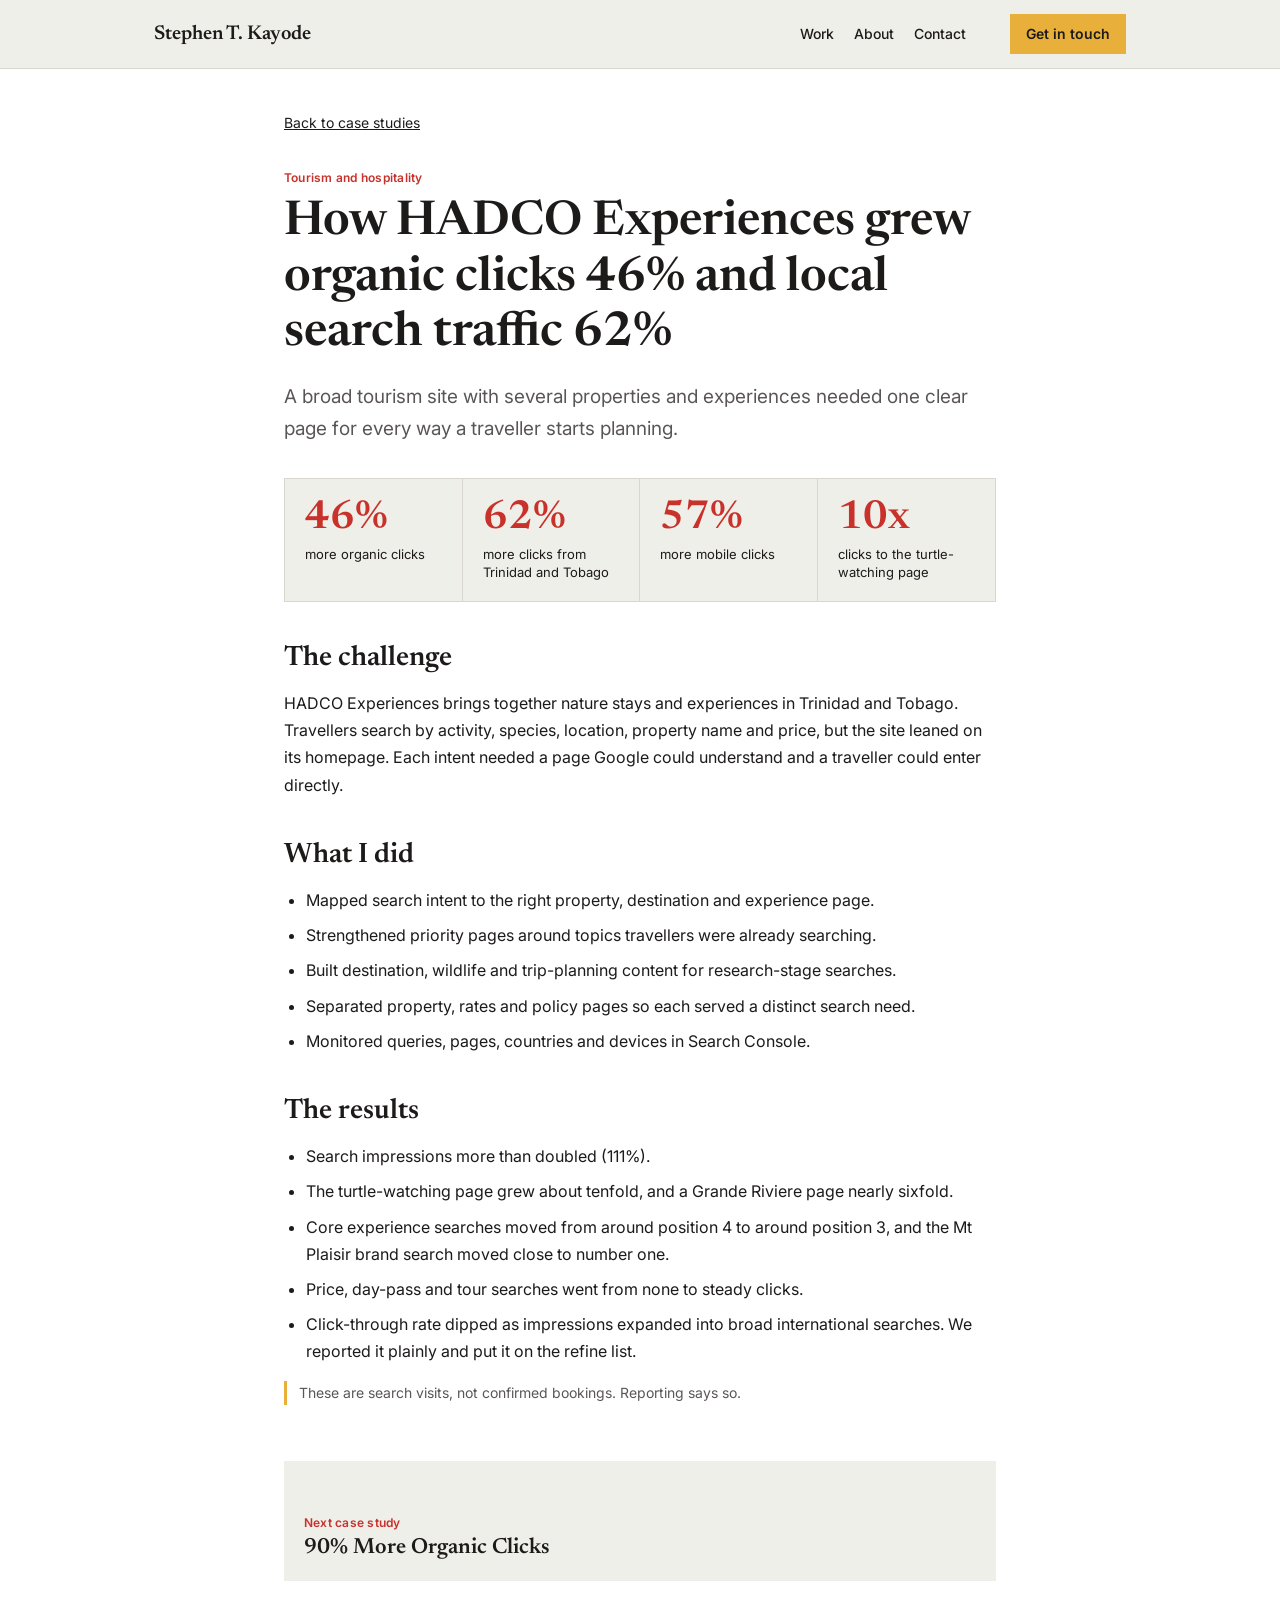
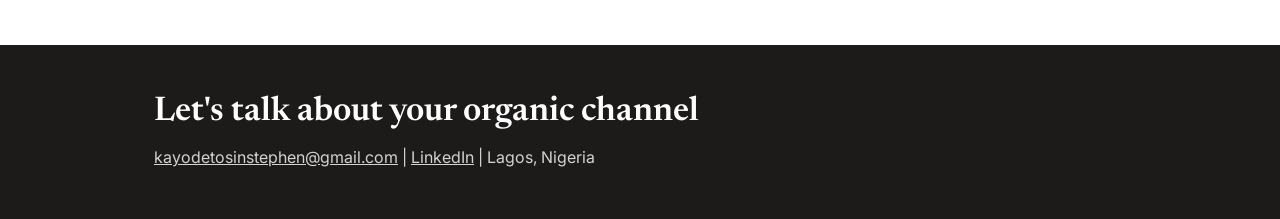
<file: work/hadco-experiences.html>
<!DOCTYPE html><html lang="en"><head><meta charset="utf-8"><meta name="viewport" content="width=device-width, initial-scale=1"><title>HADCO Experiences case study | Stephen T. Kayode</title><meta name="description" content="How HADCO Experiences grew organic clicks 46% and local search traffic 62%"><link href="https://fonts.googleapis.com/css2?family=Newsreader:opsz,wght@6..72,400;6..72,600&family=Inter:wght@400;500;600&display=swap" rel="stylesheet"><style>:root{--ink:#1D1A1A;--mute:#5B5656;--band:#EFEFEA;--line:#D9D6CF;--gold:#E8B03A;--red:#C8322B}
*{box-sizing:border-box}html{scroll-behavior:smooth}
body{margin:0;color:var(--ink);background:#fff;font:400 16px/1.7 Inter,system-ui,sans-serif}
h1,h2,h3{font-family:Newsreader,Georgia,serif;font-weight:600;line-height:1.15;margin:0}
a{color:inherit}a:focus-visible,select:focus-visible{outline:3px solid var(--red);outline-offset:3px}
.w{max-width:1020px;margin:0 auto;padding:0 24px}
header{border-bottom:1px solid var(--line);background:var(--band)}
header .w{display:flex;align-items:center;gap:24px;padding-top:14px;padding-bottom:14px;flex-wrap:wrap}
.b{font:600 20px Newsreader,serif;text-decoration:none;margin-right:auto}
nav a{margin-right:20px;text-decoration:none;font-size:14px;font-weight:500}
.cta{background:var(--gold);padding:8px 16px;text-decoration:none;font-weight:600;font-size:14px}
small{display:block;font-size:12px;color:var(--red);font-weight:600;letter-spacing:.02em}
.hero{padding:72px 24px 56px}.hero h1{font-size:clamp(36px,6vw,60px);max-width:14em;margin:12px 0 20px}
.hero p{max-width:36em;color:var(--mute);font-size:18px}
.badges{display:flex;flex-wrap:wrap;gap:16px;margin-top:32px}
.badges span{width:104px;height:104px;border:2px solid var(--gold);border-radius:50%;display:grid;place-content:center;text-align:center;font-size:12px;line-height:1.3}
.badges b{font:600 26px Newsreader,serif;display:block}
section{padding:56px 0}.band{background:var(--band)}
h2{font-size:clamp(26px,3.6vw,34px);margin:0 0 24px}
.grid{display:grid;grid-template-columns:repeat(auto-fill,minmax(220px,1fr));gap:24px}
.card{text-decoration:none}
.tile{aspect-ratio:1;background:var(--c) repeating-radial-gradient(circle at 50% 50%,rgba(255,255,255,.09) 0 2px,transparent 2px 22px);color:#fff;display:grid;place-items:center;text-align:center;padding:16px;font:600 26px/1.15 Newsreader,serif;margin-bottom:12px}
.card small{color:var(--mute);font-weight:500}.card strong{display:block;font-size:15px;line-height:1.35;margin-top:2px}
.card:hover strong{text-decoration:underline}
label{font-size:14px;display:block;margin-bottom:24px}select{font:inherit;padding:6px 10px;margin-left:8px;border:1px solid var(--ink);background:#fff}
.two{display:grid;grid-template-columns:2fr 1fr;gap:48px}.two p{margin:0 0 16px}.two h3{font-size:20px;margin-bottom:8px}
.art{padding-top:40px;padding-bottom:64px;max-width:760px}
.back{font-size:14px}.art small{margin-top:32px;color:var(--red)}
.art h1{font-size:clamp(32px,5vw,48px);margin:8px 0 16px}.lead{font-size:19px;color:var(--mute)}
.art h2{margin:40px 0 12px;font-size:28px}.art ul,.art ol{padding-left:22px}.art li{margin-bottom:8px}
.stats{display:grid;grid-template-columns:repeat(auto-fit,minmax(150px,1fr));gap:0;margin:32px 0;border:1px solid var(--line);background:var(--band)}
.stats div{padding:20px;border-right:1px solid var(--line)}.stats div:last-child{border:0}
.stats b{display:block;font:600 40px/1 Newsreader,serif;color:var(--red);margin-bottom:6px}.stats span{font-size:13px;line-height:1.4;display:block}
.note{font-size:14px;color:var(--mute);border-left:3px solid var(--gold);padding-left:12px}
figure{margin:32px 0}figure img{width:100%;height:auto;border:1px solid var(--line)}figcaption{font-size:13px;color:var(--mute);margin-top:8px}
.next{display:block;margin-top:56px;padding:20px;background:var(--band);text-decoration:none}.next strong{font:600 22px Newsreader,serif}
footer{background:var(--ink);color:#fff;padding:48px 0}footer h2{margin-bottom:12px}footer p{margin:0;color:#D6D2CC}
@media(max-width:720px){.two{grid-template-columns:1fr;gap:24px}.stats div{border-right:0;border-bottom:1px solid var(--line)}}
@media(prefers-reduced-motion:reduce){html{scroll-behavior:auto}}
</style></head><body><header><div class="w"><a class="b" href="../index.html">Stephen T. Kayode</a><nav><a href="../index.html#work">Work</a><a href="../index.html#about">About</a><a href="#contact">Contact</a></nav><a class="cta" href="mailto:kayodetosinstephen@gmail.com">Get in touch</a></div></header><main><div class="w art"><a class="back" href="../index.html#work">Back to case studies</a><small>Tourism and hospitality</small><h1>How HADCO Experiences grew organic clicks 46% and local search traffic 62%</h1><p class="lead">A broad tourism site with several properties and experiences needed one clear page for every way a traveller starts planning.</p><div class="stats"><div><b>46%</b><span>more organic clicks</span></div><div><b>62%</b><span>more clicks from Trinidad and Tobago</span></div><div><b>57%</b><span>more mobile clicks</span></div><div><b>10x</b><span>clicks to the turtle-watching page</span></div></div><h2>The challenge</h2><p>HADCO Experiences brings together nature stays and experiences in Trinidad and Tobago. Travellers search by activity, species, location, property name and price, but the site leaned on its homepage. Each intent needed a page Google could understand and a traveller could enter directly.</p><h2>What I did</h2><ul><li>Mapped search intent to the right property, destination and experience page.</li><li>Strengthened priority pages around topics travellers were already searching.</li><li>Built destination, wildlife and trip-planning content for research-stage searches.</li><li>Separated property, rates and policy pages so each served a distinct search need.</li><li>Monitored queries, pages, countries and devices in Search Console.</li></ul><h2>The results</h2><ul><li>Search impressions more than doubled (111%).</li><li>The turtle-watching page grew about tenfold, and a Grande Riviere page nearly sixfold.</li><li>Core experience searches moved from around position 4 to around position 3, and the Mt Plaisir brand search moved close to number one.</li><li>Price, day-pass and tour searches went from none to steady clicks.</li><li>Click-through rate dipped as impressions expanded into broad international searches. We reported it plainly and put it on the refine list.</li></ul><p class="note">These are search visits, not confirmed bookings. Reporting says so.</p><a class="next" href="anands-electrical.html"><small>Next case study</small><strong>90% More Organic Clicks</strong></a></div></main><footer id="contact"><div class="w"><h2>Let's talk about your organic channel</h2><p><a href="mailto:kayodetosinstephen@gmail.com">kayodetosinstephen@gmail.com</a> | <a href="https://www.linkedin.com/in/kayode-tosin-661a2880/">LinkedIn</a> | Lagos, Nigeria</p></div></footer></body></html>
</file>
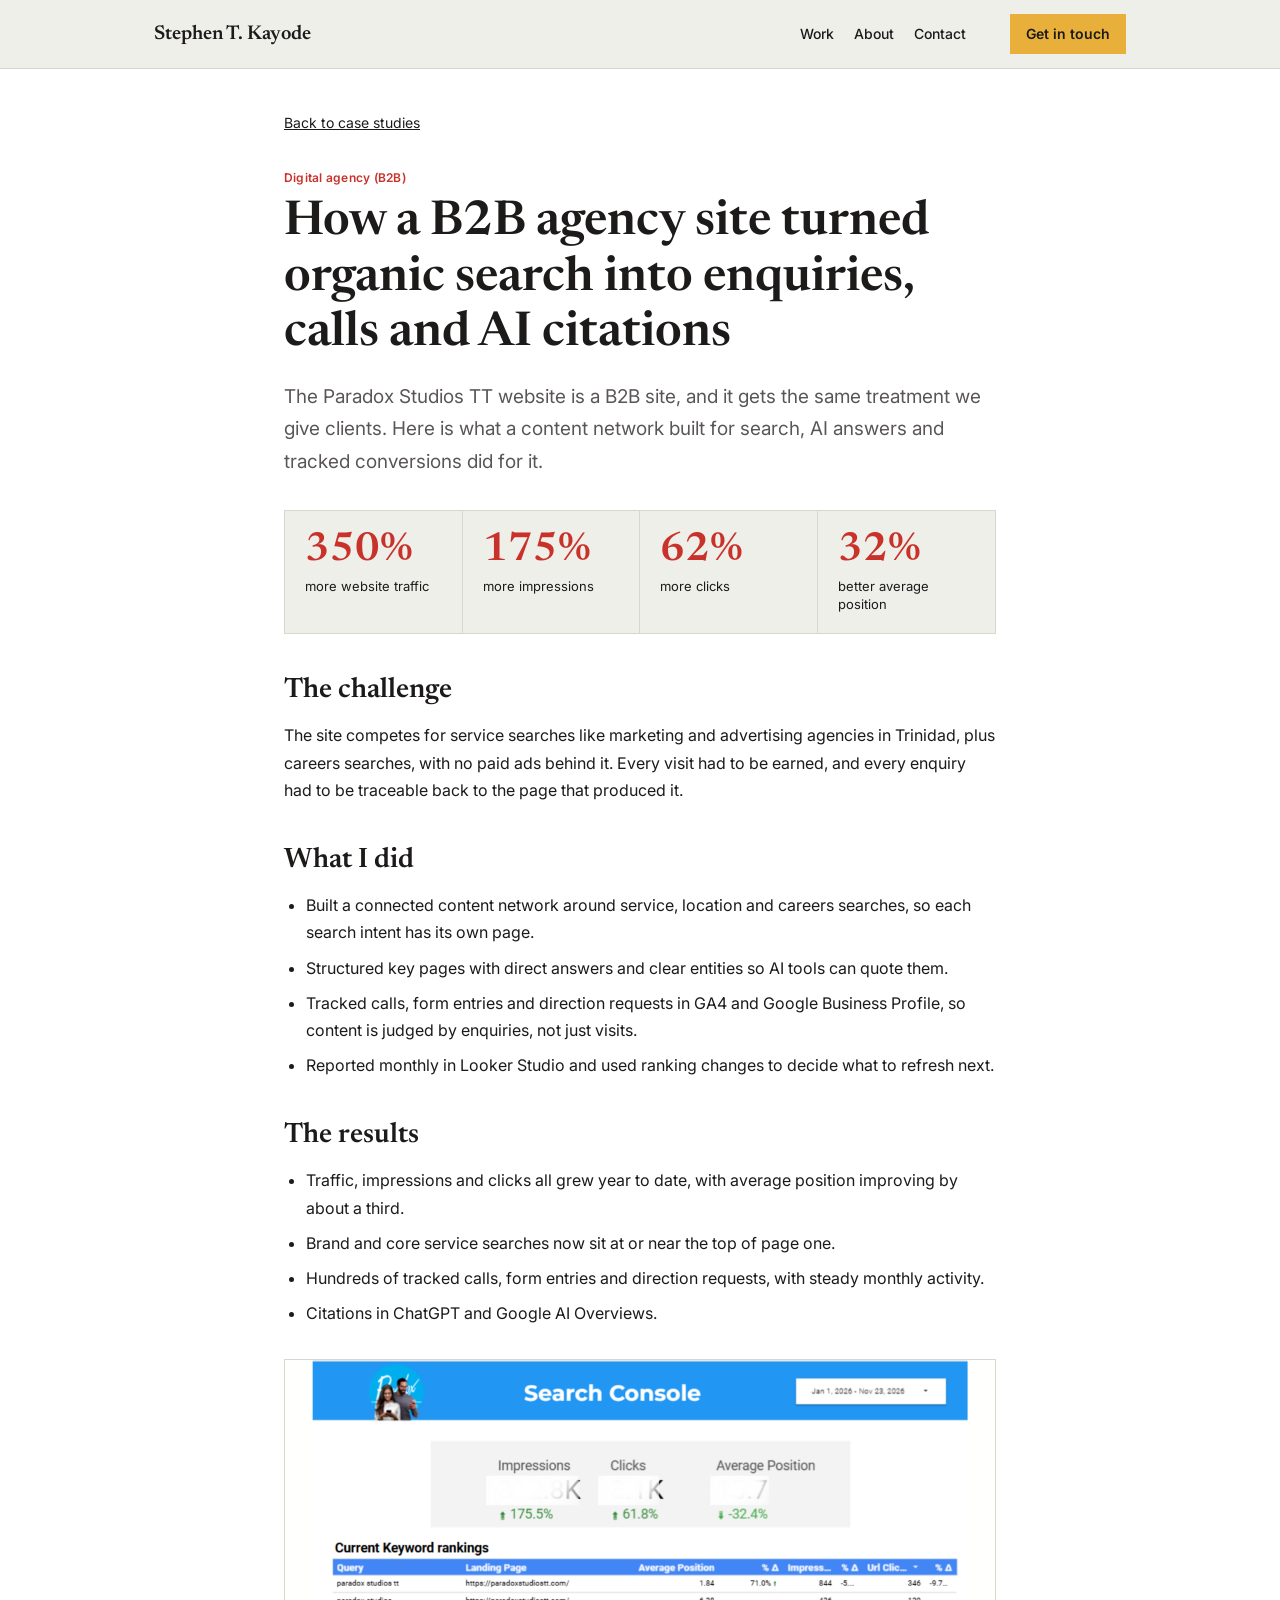
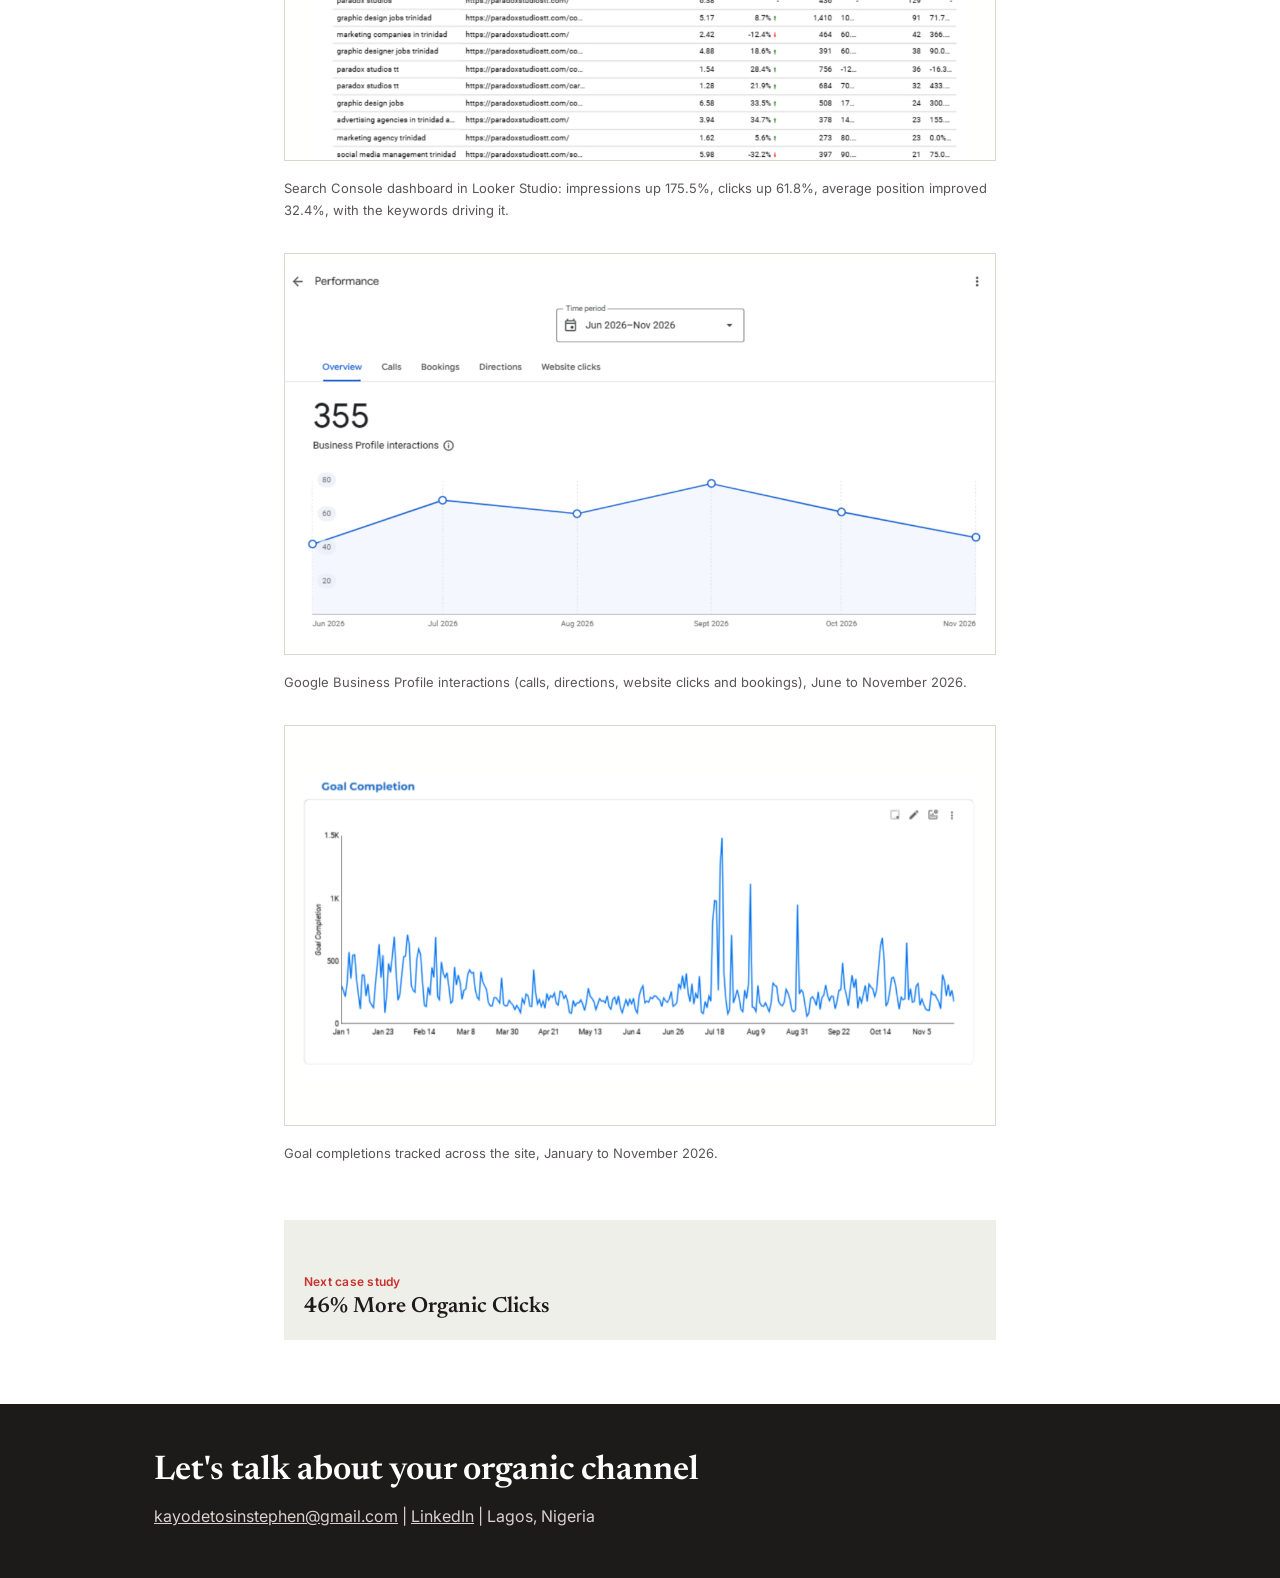
<file: work/paradox-studios.html>
<!DOCTYPE html><html lang="en"><head><meta charset="utf-8"><meta name="viewport" content="width=device-width, initial-scale=1"><title>Paradox Studios TT case study | Stephen T. Kayode</title><meta name="description" content="How a B2B agency site turned organic search into enquiries, calls and AI citations"><link href="https://fonts.googleapis.com/css2?family=Newsreader:opsz,wght@6..72,400;6..72,600&family=Inter:wght@400;500;600&display=swap" rel="stylesheet"><style>:root{--ink:#1D1A1A;--mute:#5B5656;--band:#EFEFEA;--line:#D9D6CF;--gold:#E8B03A;--red:#C8322B}
*{box-sizing:border-box}html{scroll-behavior:smooth}
body{margin:0;color:var(--ink);background:#fff;font:400 16px/1.7 Inter,system-ui,sans-serif}
h1,h2,h3{font-family:Newsreader,Georgia,serif;font-weight:600;line-height:1.15;margin:0}
a{color:inherit}a:focus-visible,select:focus-visible{outline:3px solid var(--red);outline-offset:3px}
.w{max-width:1020px;margin:0 auto;padding:0 24px}
header{border-bottom:1px solid var(--line);background:var(--band)}
header .w{display:flex;align-items:center;gap:24px;padding-top:14px;padding-bottom:14px;flex-wrap:wrap}
.b{font:600 20px Newsreader,serif;text-decoration:none;margin-right:auto}
nav a{margin-right:20px;text-decoration:none;font-size:14px;font-weight:500}
.cta{background:var(--gold);padding:8px 16px;text-decoration:none;font-weight:600;font-size:14px}
small{display:block;font-size:12px;color:var(--red);font-weight:600;letter-spacing:.02em}
.hero{padding:72px 24px 56px}.hero h1{font-size:clamp(36px,6vw,60px);max-width:14em;margin:12px 0 20px}
.hero p{max-width:36em;color:var(--mute);font-size:18px}
.badges{display:flex;flex-wrap:wrap;gap:16px;margin-top:32px}
.badges span{width:104px;height:104px;border:2px solid var(--gold);border-radius:50%;display:grid;place-content:center;text-align:center;font-size:12px;line-height:1.3}
.badges b{font:600 26px Newsreader,serif;display:block}
section{padding:56px 0}.band{background:var(--band)}
h2{font-size:clamp(26px,3.6vw,34px);margin:0 0 24px}
.grid{display:grid;grid-template-columns:repeat(auto-fill,minmax(220px,1fr));gap:24px}
.card{text-decoration:none}
.tile{aspect-ratio:1;background:var(--c) repeating-radial-gradient(circle at 50% 50%,rgba(255,255,255,.09) 0 2px,transparent 2px 22px);color:#fff;display:grid;place-items:center;text-align:center;padding:16px;font:600 26px/1.15 Newsreader,serif;margin-bottom:12px}
.card small{color:var(--mute);font-weight:500}.card strong{display:block;font-size:15px;line-height:1.35;margin-top:2px}
.card:hover strong{text-decoration:underline}
label{font-size:14px;display:block;margin-bottom:24px}select{font:inherit;padding:6px 10px;margin-left:8px;border:1px solid var(--ink);background:#fff}
.two{display:grid;grid-template-columns:2fr 1fr;gap:48px}.two p{margin:0 0 16px}.two h3{font-size:20px;margin-bottom:8px}
.art{padding-top:40px;padding-bottom:64px;max-width:760px}
.back{font-size:14px}.art small{margin-top:32px;color:var(--red)}
.art h1{font-size:clamp(32px,5vw,48px);margin:8px 0 16px}.lead{font-size:19px;color:var(--mute)}
.art h2{margin:40px 0 12px;font-size:28px}.art ul,.art ol{padding-left:22px}.art li{margin-bottom:8px}
.stats{display:grid;grid-template-columns:repeat(auto-fit,minmax(150px,1fr));gap:0;margin:32px 0;border:1px solid var(--line);background:var(--band)}
.stats div{padding:20px;border-right:1px solid var(--line)}.stats div:last-child{border:0}
.stats b{display:block;font:600 40px/1 Newsreader,serif;color:var(--red);margin-bottom:6px}.stats span{font-size:13px;line-height:1.4;display:block}
.note{font-size:14px;color:var(--mute);border-left:3px solid var(--gold);padding-left:12px}
figure{margin:32px 0}figure img{width:100%;height:auto;border:1px solid var(--line)}figcaption{font-size:13px;color:var(--mute);margin-top:8px}
.next{display:block;margin-top:56px;padding:20px;background:var(--band);text-decoration:none}.next strong{font:600 22px Newsreader,serif}
footer{background:var(--ink);color:#fff;padding:48px 0}footer h2{margin-bottom:12px}footer p{margin:0;color:#D6D2CC}
@media(max-width:720px){.two{grid-template-columns:1fr;gap:24px}.stats div{border-right:0;border-bottom:1px solid var(--line)}}
@media(prefers-reduced-motion:reduce){html{scroll-behavior:auto}}
</style></head><body><header><div class="w"><a class="b" href="../index.html">Stephen T. Kayode</a><nav><a href="../index.html#work">Work</a><a href="../index.html#about">About</a><a href="#contact">Contact</a></nav><a class="cta" href="mailto:kayodetosinstephen@gmail.com">Get in touch</a></div></header><main><div class="w art"><a class="back" href="../index.html#work">Back to case studies</a><small>Digital agency (B2B)</small><h1>How a B2B agency site turned organic search into enquiries, calls and AI citations</h1><p class="lead">The Paradox Studios TT website is a B2B site, and it gets the same treatment we give clients. Here is what a content network built for search, AI answers and tracked conversions did for it.</p><div class="stats"><div><b>350%</b><span>more website traffic</span></div><div><b>175%</b><span>more impressions</span></div><div><b>62%</b><span>more clicks</span></div><div><b>32%</b><span>better average position</span></div></div><h2>The challenge</h2><p>The site competes for service searches like marketing and advertising agencies in Trinidad, plus careers searches, with no paid ads behind it. Every visit had to be earned, and every enquiry had to be traceable back to the page that produced it.</p><h2>What I did</h2><ul><li>Built a connected content network around service, location and careers searches, so each search intent has its own page.</li><li>Structured key pages with direct answers and clear entities so AI tools can quote them.</li><li>Tracked calls, form entries and direction requests in GA4 and Google Business Profile, so content is judged by enquiries, not just visits.</li><li>Reported monthly in Looker Studio and used ranking changes to decide what to refresh next.</li></ul><h2>The results</h2><ul><li>Traffic, impressions and clicks all grew year to date, with average position improving by about a third.</li><li>Brand and core service searches now sit at or near the top of page one.</li><li>Hundreds of tracked calls, form entries and direction requests, with steady monthly activity.</li><li>Citations in ChatGPT and Google AI Overviews.</li></ul><figure><img src="../img/paradox-search-console.png" alt="Looker Studio Search Console dashboard showing impressions and clicks up and average position improved" loading="lazy" onerror="this.closest('figure').remove()"><figcaption>Search Console dashboard in Looker Studio: impressions up 175.5%, clicks up 61.8%, average position improved 32.4%, with the keywords driving it.</figcaption></figure><figure><img src="../img/paradox-business-profile.png" alt="Google Business Profile performance chart for Paradox Studios" loading="lazy" onerror="this.closest('figure').remove()"><figcaption>Google Business Profile interactions (calls, directions, website clicks and bookings), June to November 2026.</figcaption></figure><figure><img src="../img/paradox-goal-completions.png" alt="Looker Studio goal completion chart for the Paradox Studios website" loading="lazy" onerror="this.closest('figure').remove()"><figcaption>Goal completions tracked across the site, January to November 2026.</figcaption></figure><a class="next" href="hadco-experiences.html"><small>Next case study</small><strong>46% More Organic Clicks</strong></a></div></main><footer id="contact"><div class="w"><h2>Let's talk about your organic channel</h2><p><a href="mailto:kayodetosinstephen@gmail.com">kayodetosinstephen@gmail.com</a> | <a href="https://www.linkedin.com/in/kayode-tosin-661a2880/">LinkedIn</a> | Lagos, Nigeria</p></div></footer></body></html>
</file>
